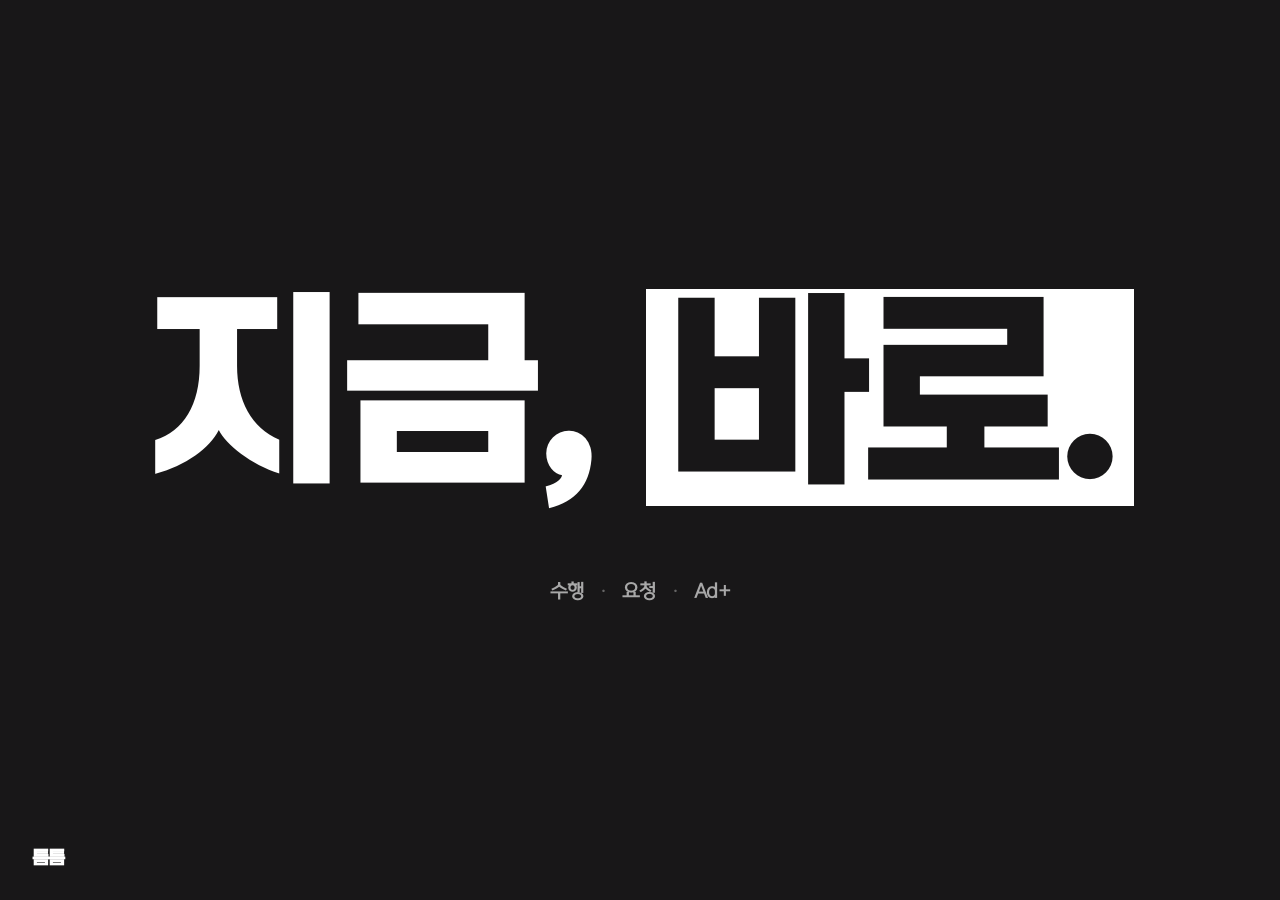
<file: index.html>
<!doctype html>
<html lang="ko">
<head>
  <meta charset="UTF-8" />
  <meta name="viewport" content="width=device-width, initial-scale=1.0" />
  <meta name="description" content="지금, 바로." />
  <title>지금, 바로 - 틈틈</title>
  <link rel="icon" href="./favicon.png" />
  <link rel="stylesheet" href="./styles.css" />
  <script async src="https://www.googletagmanager.com/gtag/js?id=G-MQ6H1KRG6H"></script>
  <script>
    window.dataLayer = window.dataLayer || [];
    function gtag(){dataLayer.push(arguments);}
    gtag('js', new Date());
    gtag('config', 'G-MQ6H1KRG6H');
  </script>
</head>
<body class="entry-page">
  <main class="entry-main" aria-labelledby="entry-title">
    <section class="entry-hero">
      <h1 id="entry-title"><span class="entry-title-copy">지금, <mark>바로.</mark></span></h1>
      <nav class="entry-links" aria-label="서비스 선택">
        <a href="./agent.html">수행</a>
        <span class="entry-separator" aria-hidden="true">·</span>
        <a href="./request.html">요청</a>
        <span class="entry-separator" aria-hidden="true">·</span>
        <a href="./ad.html">Ad+</a>
      </nav>
    </section>
    <a class="entry-brand" href="./agent.html" aria-label="수행 페이지로 이동">틈틈</a>
  </main>
</body>
</html>
</file>
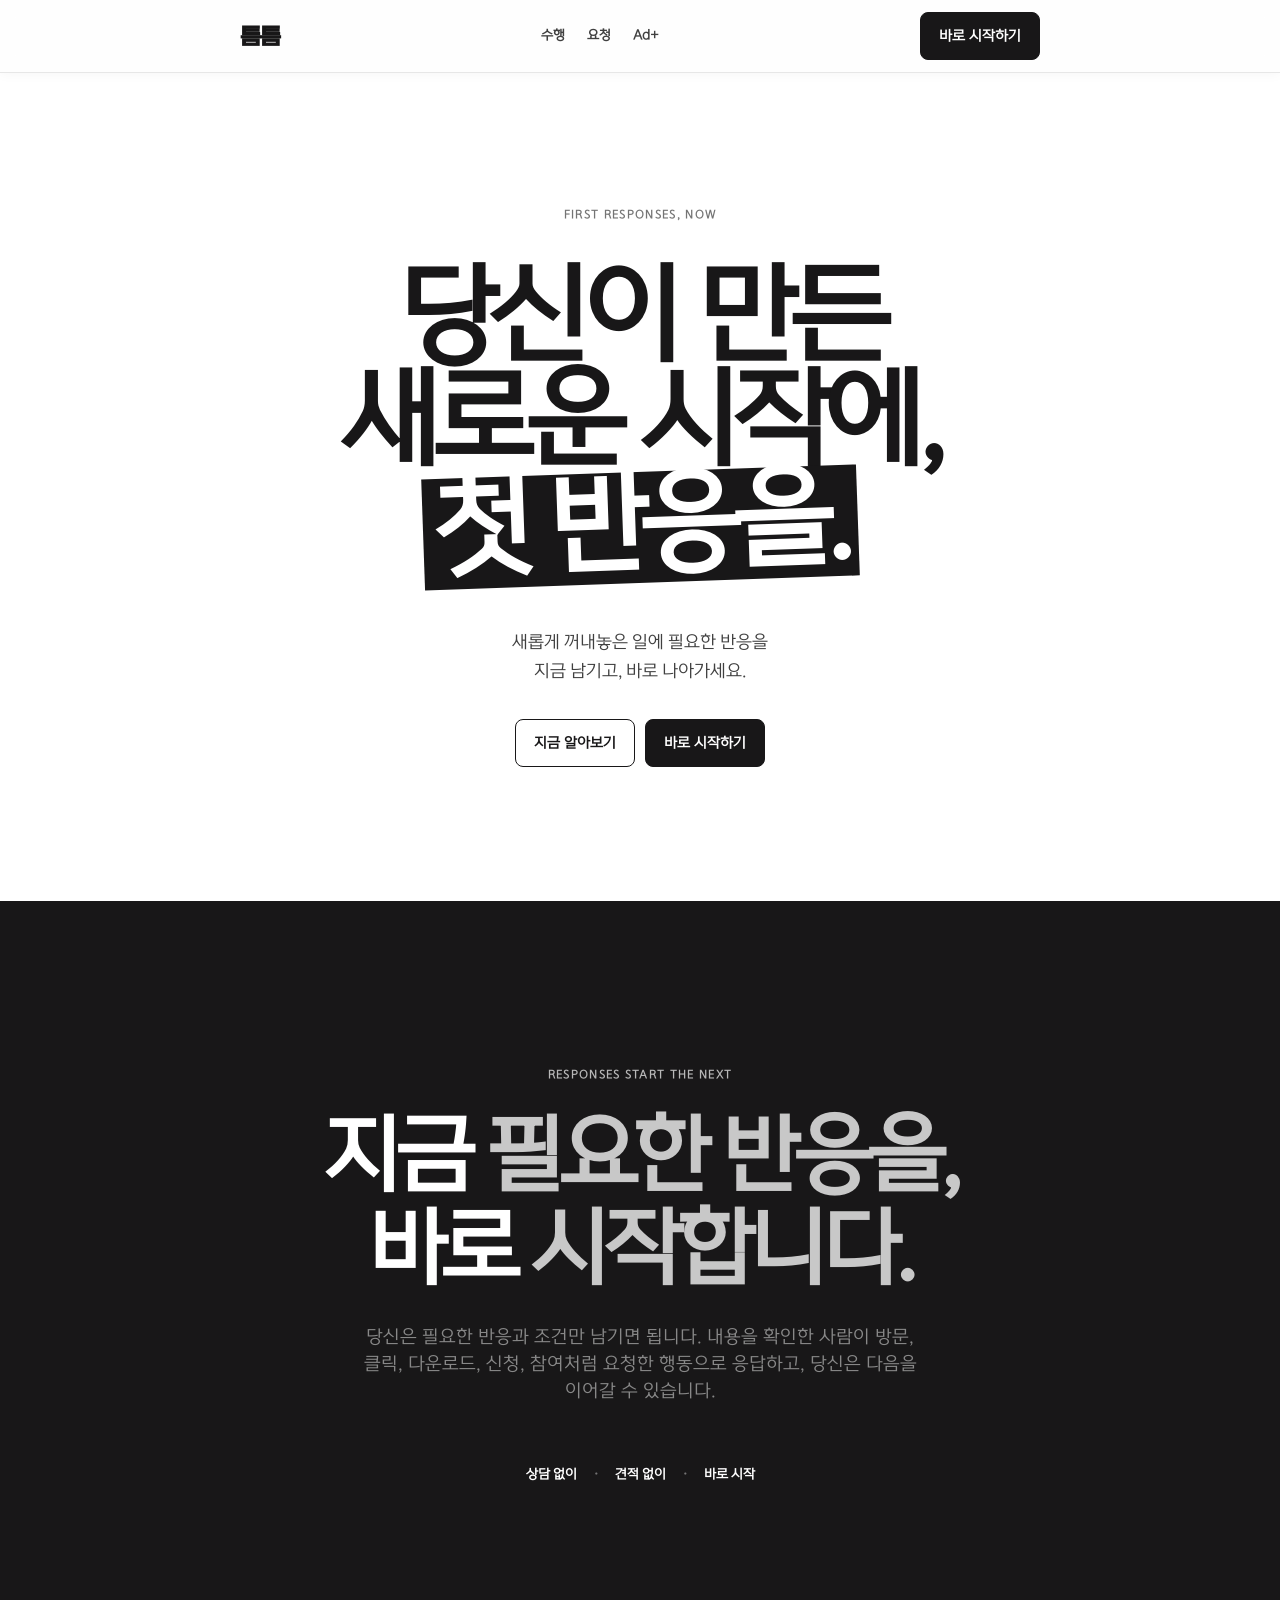
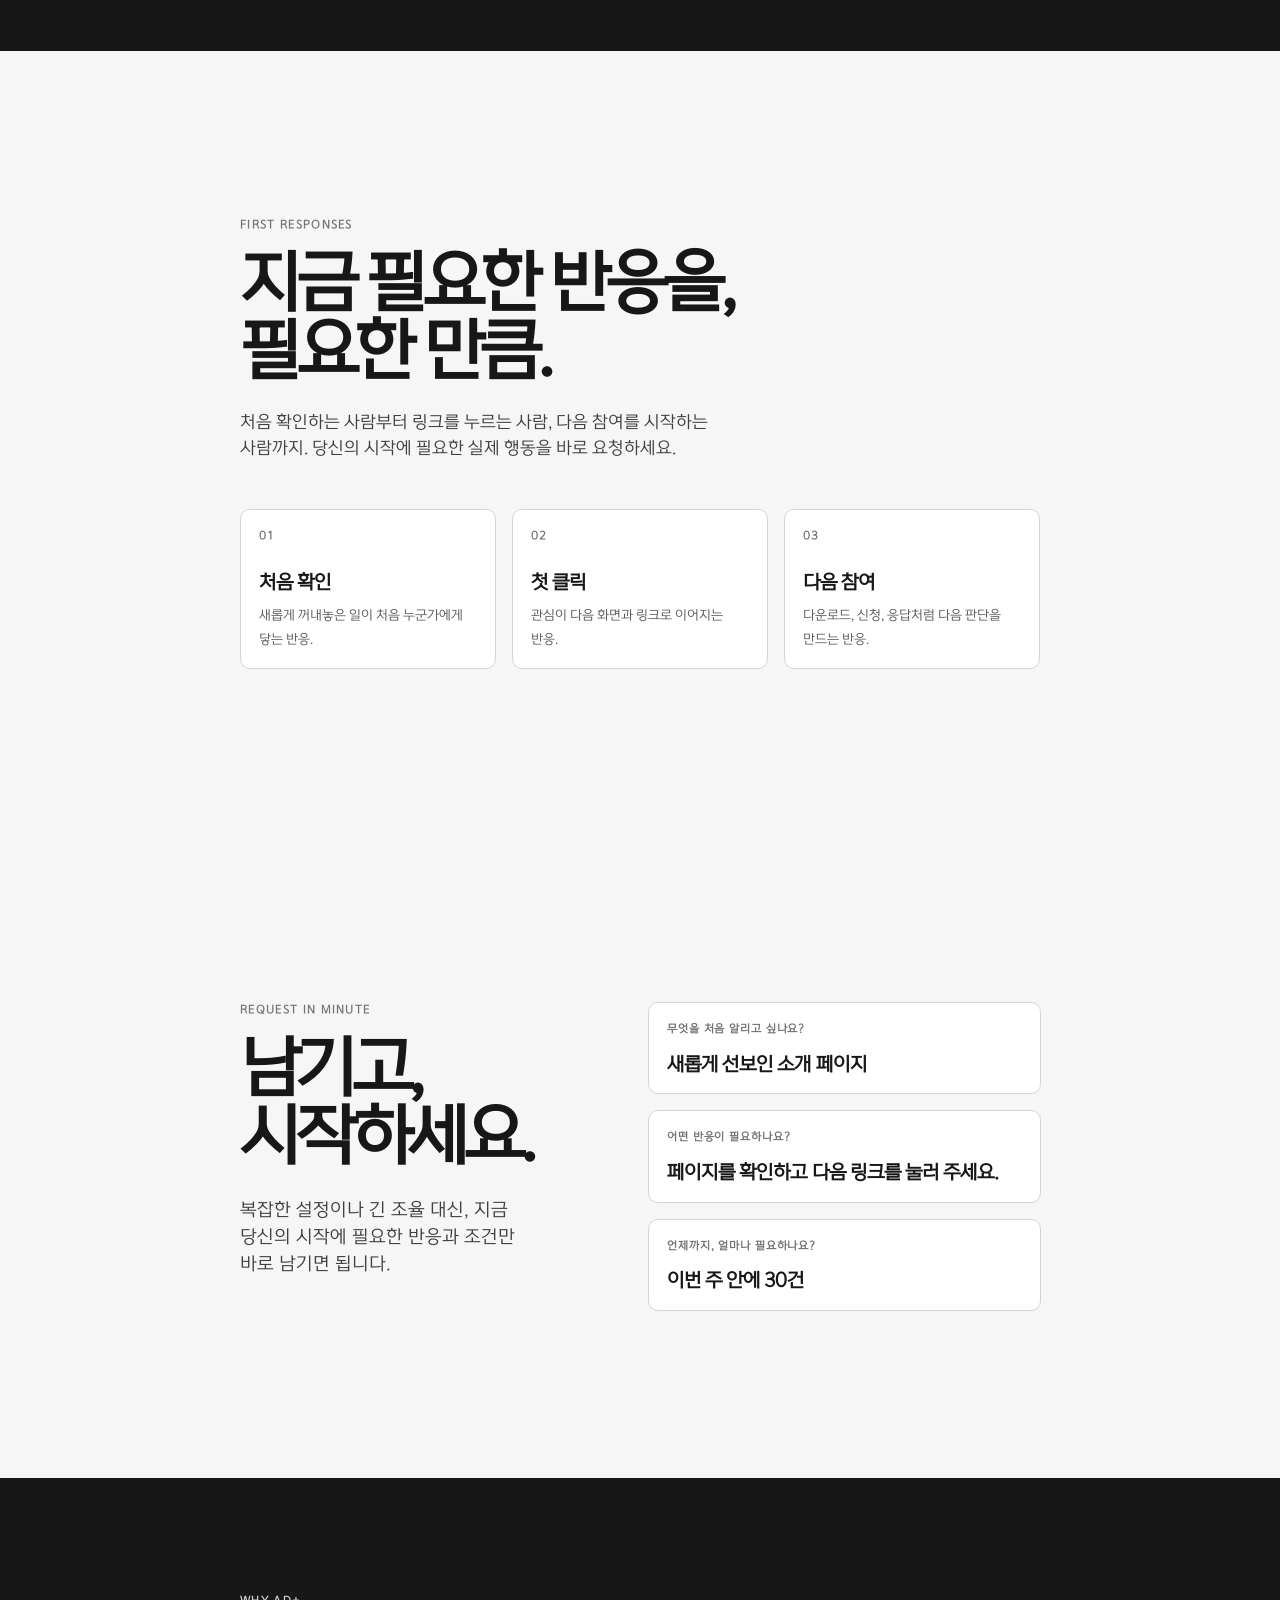
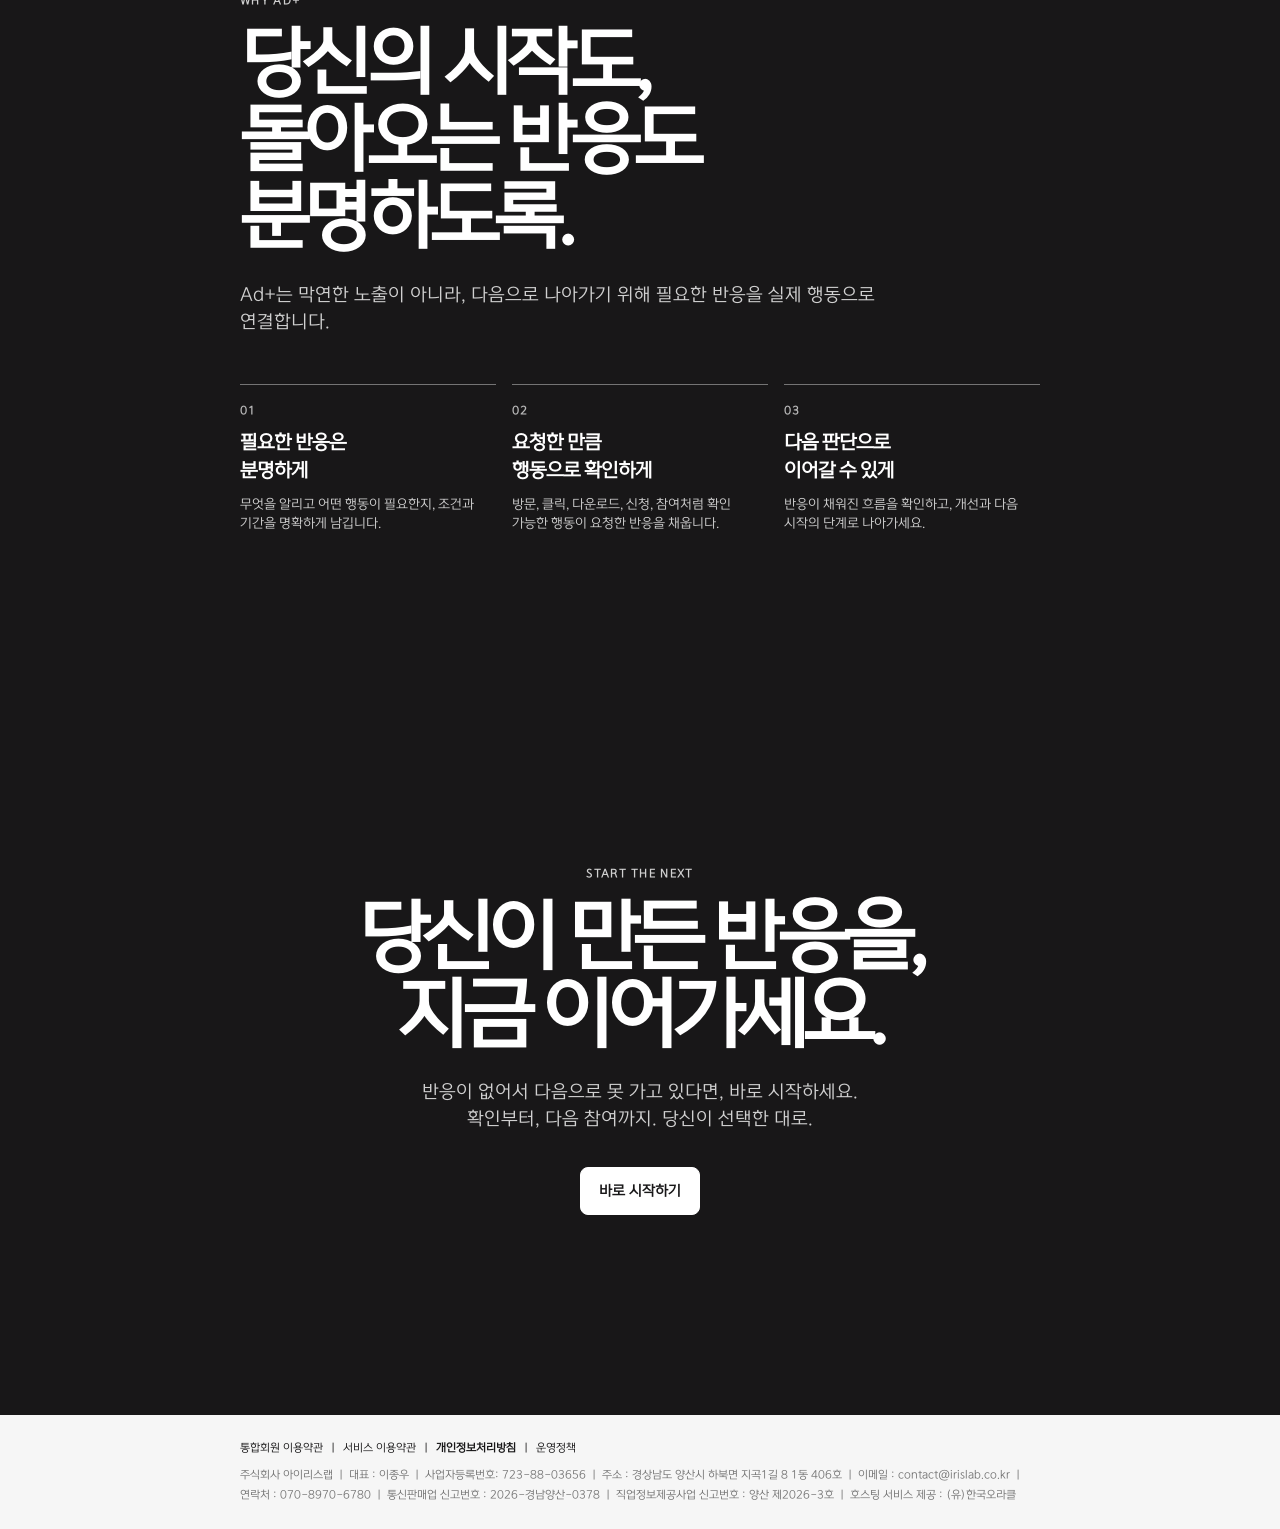
<file: ad.html>
<!doctype html>
<html lang="ko">
<head>
  <meta charset="UTF-8" />
  <meta name="viewport" content="width=device-width, initial-scale=1.0" />
  <meta name="description" content="새로운 시작에 필요한 첫 반응을 실제 참여로 연결하는 틈틈 Ad+" />
  <title>Ad+ - 틈틈</title>
  <link rel="icon" href="./favicon.png" />
  <link rel="stylesheet" href="./styles.css" />
  <script async src="https://www.googletagmanager.com/gtag/js?id=G-MQ6H1KRG6H"></script>
  <script>
    window.dataLayer = window.dataLayer || [];
    function gtag(){dataLayer.push(arguments);}
    gtag('js', new Date());
    gtag('config', 'G-MQ6H1KRG6H');
  </script>
</head>
<body class="home-page ad-page">
  <div data-site-header data-cta-label="바로 시작하기" data-cta-type="start"></div>

  <main id="top">
    <section class="hero" aria-labelledby="hero-title">
      <div class="hero-grid">
        <div class="hero-copy">
          <p class="eyebrow">First responses, now</p>
          <h1 id="hero-title"><span>당신이 만든</span><span>새로운 시작에,</span><span><mark>첫 반응을.</mark></span></h1>
          <p class="lead">새롭게 꺼내놓은 일에 필요한 반응을 <br/>지금 남기고, 바로 나아가세요.</p>
          <div class="button-row"><a class="button" href="#intro">지금 알아보기</a><a class="button primary" data-cta-link="start.hero" href="#">바로 시작하기</a></div>
        </div>
      </div>
    </section>

    <section class="section statement" id="intro">
      <div class="container">
        <p class="section-label">Responses start the next</p>
        <h2><mark class="statement-heading-emphasis">지금</mark> 필요한 반응을,<br /><mark class="statement-heading-emphasis">바로</mark> 시작합니다.</h2>
        <p>당신은 필요한 반응과 조건만 남기면 됩니다. 내용을 확인한 사람이 방문, 클릭, 다운로드, 신청, 참여처럼 요청한 행동으로 응답하고, 당신은 다음을 이어갈 수 있습니다.</p>
        <div class="micro-promises"><span>상담 없이</span><span>견적 없이</span><span>바로 시작</span></div>
      </div>
    </section>

    <section class="section" id="responses">
      <div class="container service-catalog">
        <p class="section-label">First responses</p><h2>지금 필요한 반응을,<br />필요한 만큼.</h2><p>처음 확인하는 사람부터 링크를 누르는 사람, 다음 참여를 시작하는 사람까지. 당신의 시작에 필요한 실제 행동을 바로 요청하세요.</p><div class="examples"><article class="example content-card"><p class="number">01</p><strong>처음 확인</strong><span>새롭게 꺼내놓은 일이 처음 누군가에게 닿는 반응.</span></article><article class="example content-card"><p class="number">02</p><strong>첫 클릭</strong><span>관심이 다음 화면과 링크로 이어지는 반응.</span></article><article class="example content-card"><p class="number">03</p><strong>다음 참여</strong><span>다운로드, 신청, 응답처럼 다음 판단을 만드는 반응.</span></article></div>
      </div>
    </section>

    <section class="section" id="how">
      <div class="container flow-layout">
        <div class="flow-intro"><p class="section-label">Request in minute</p><h2>남기고, <br/>시작하세요.</h2><p class="section-description">복잡한 설정이나 긴 조율 대신, 지금 당신의 시작에 필요한 반응과 조건만 바로 남기면 됩니다.</p></div>
        <div class="request-cards">
          <article class="request-card content-card"><div class="request-card-heading"><span>무엇을 처음 알리고 싶나요?</span></div><strong>새롭게 선보인 소개 페이지</strong></article>
          <article class="request-card content-card"><div class="request-card-heading"><span>어떤 반응이 필요하나요?</span></div><strong>페이지를 확인하고 다음 링크를 눌러 주세요.</strong></article>
          <article class="request-card content-card"><div class="request-card-heading"><span>언제까지, 얼마나 필요하나요?</span></div><strong>이번 주 안에 30건</strong></article>
        </div>
      </div>
    </section>

    <section class="section why" id="why">
      <div class="container"><p class="section-label">Why Ad+</p><h2 class="section-title">당신의 시작도,<br />돌아오는 반응도<br />분명하도록.</h2><p class="section-description">Ad+는 막연한 노출이 아니라, 다음으로 나아가기 위해 필요한 반응을 실제 행동으로 연결합니다.</p><ul class="principles"><li><strong>필요한 반응은<br />분명하게</strong><span>무엇을 알리고 어떤 행동이 필요한지, 조건과 기간을 명확하게 남깁니다.</span></li><li><strong>요청한 만큼<br />행동으로 확인하게</strong><span>방문, 클릭, 다운로드, 신청, 참여처럼 확인 가능한 행동이 요청한 반응을 채웁니다.</span></li><li><strong>다음 판단으로<br />이어갈 수 있게</strong><span>반응이 채워진 흐름을 확인하고, 개선과 다음 시작의 단계로 나아가세요.</span></li></ul></div>
    </section>


    <section class="section cta" id="start"><div class="container"><p class="section-label">Start the next</p><h2>당신이 만든 반응을,<br />지금 이어가세요.</h2><p class="section-description">반응이 없어서 다음으로 못 가고 있다면, 바로 시작하세요. <br/>확인부터, 다음 참여까지. 당신이 선택한 대로.</p><div class="button-row"><a class="button primary" data-cta-link="start.footer" href="#">바로 시작하기</a></div></div></section>
  </main>
  <div data-site-footer></div>
  <script src="./scripts.js"></script>
</body>
</html>
</file>
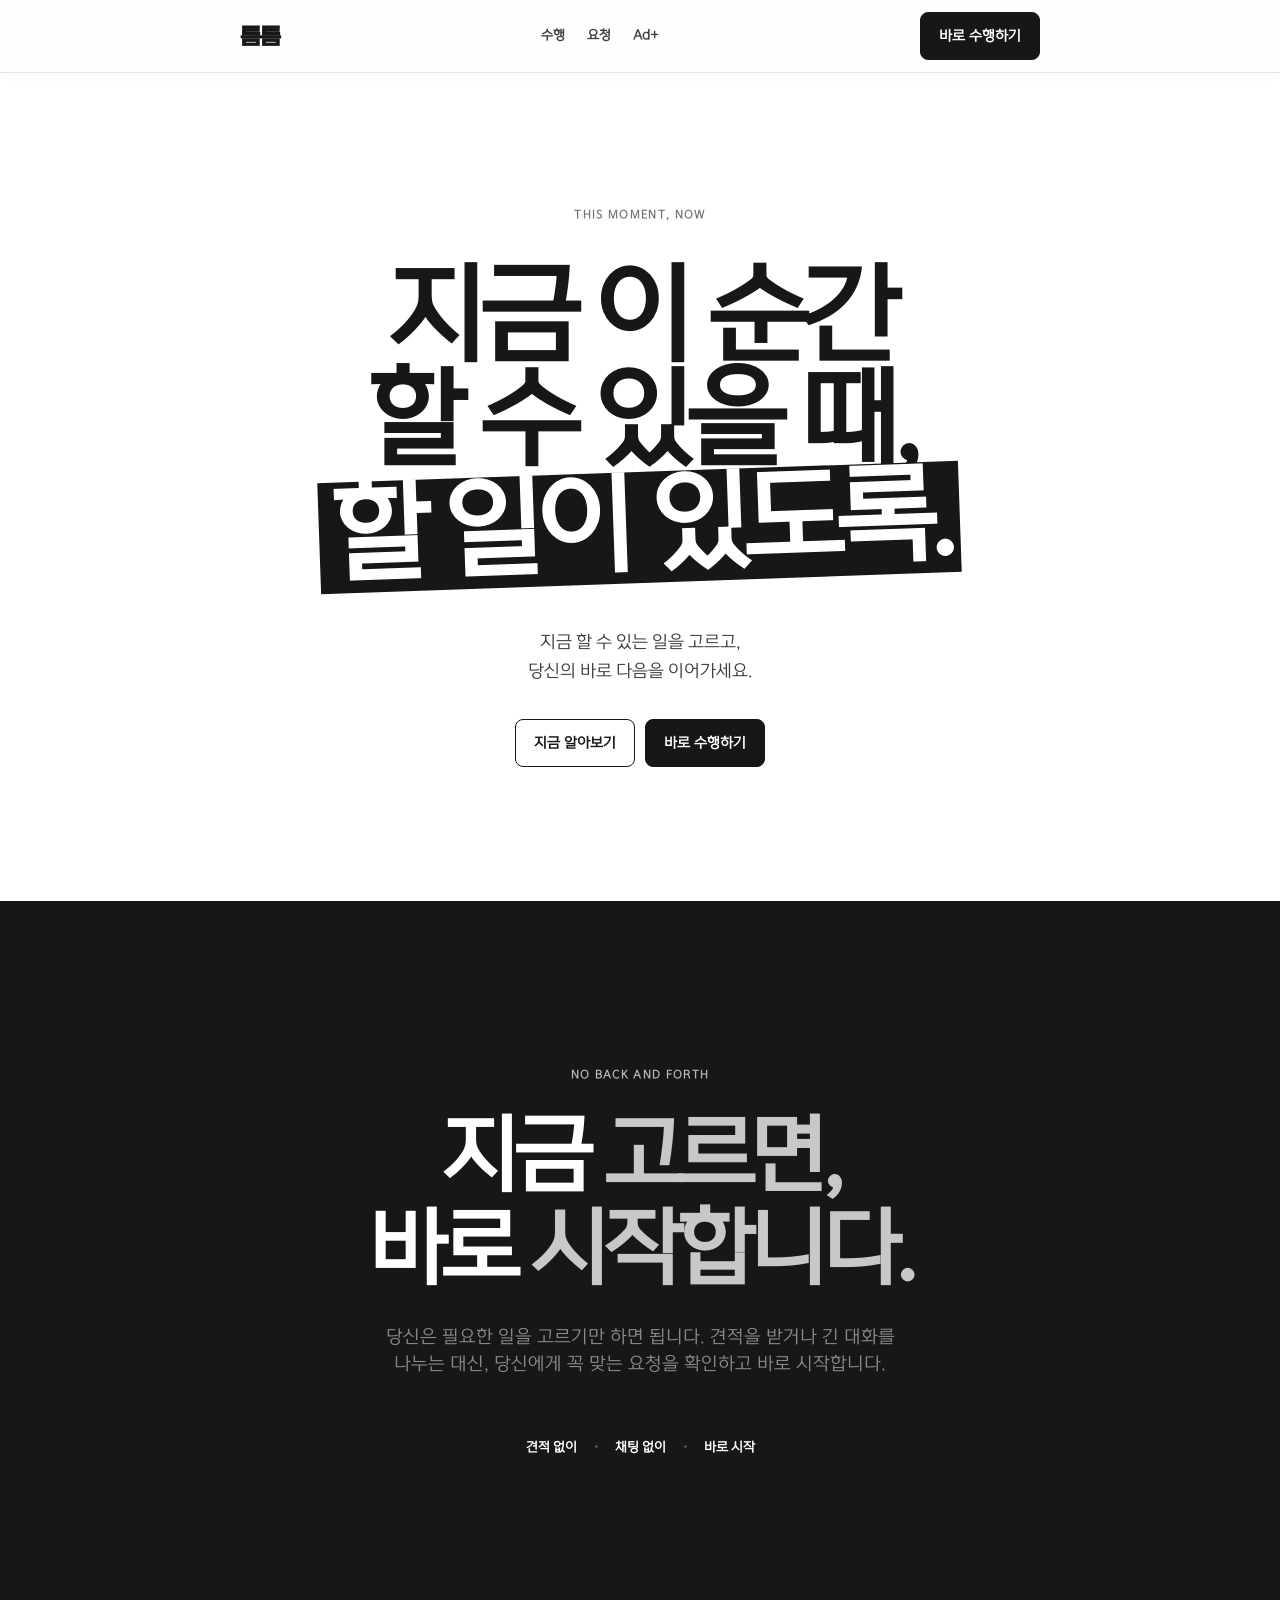
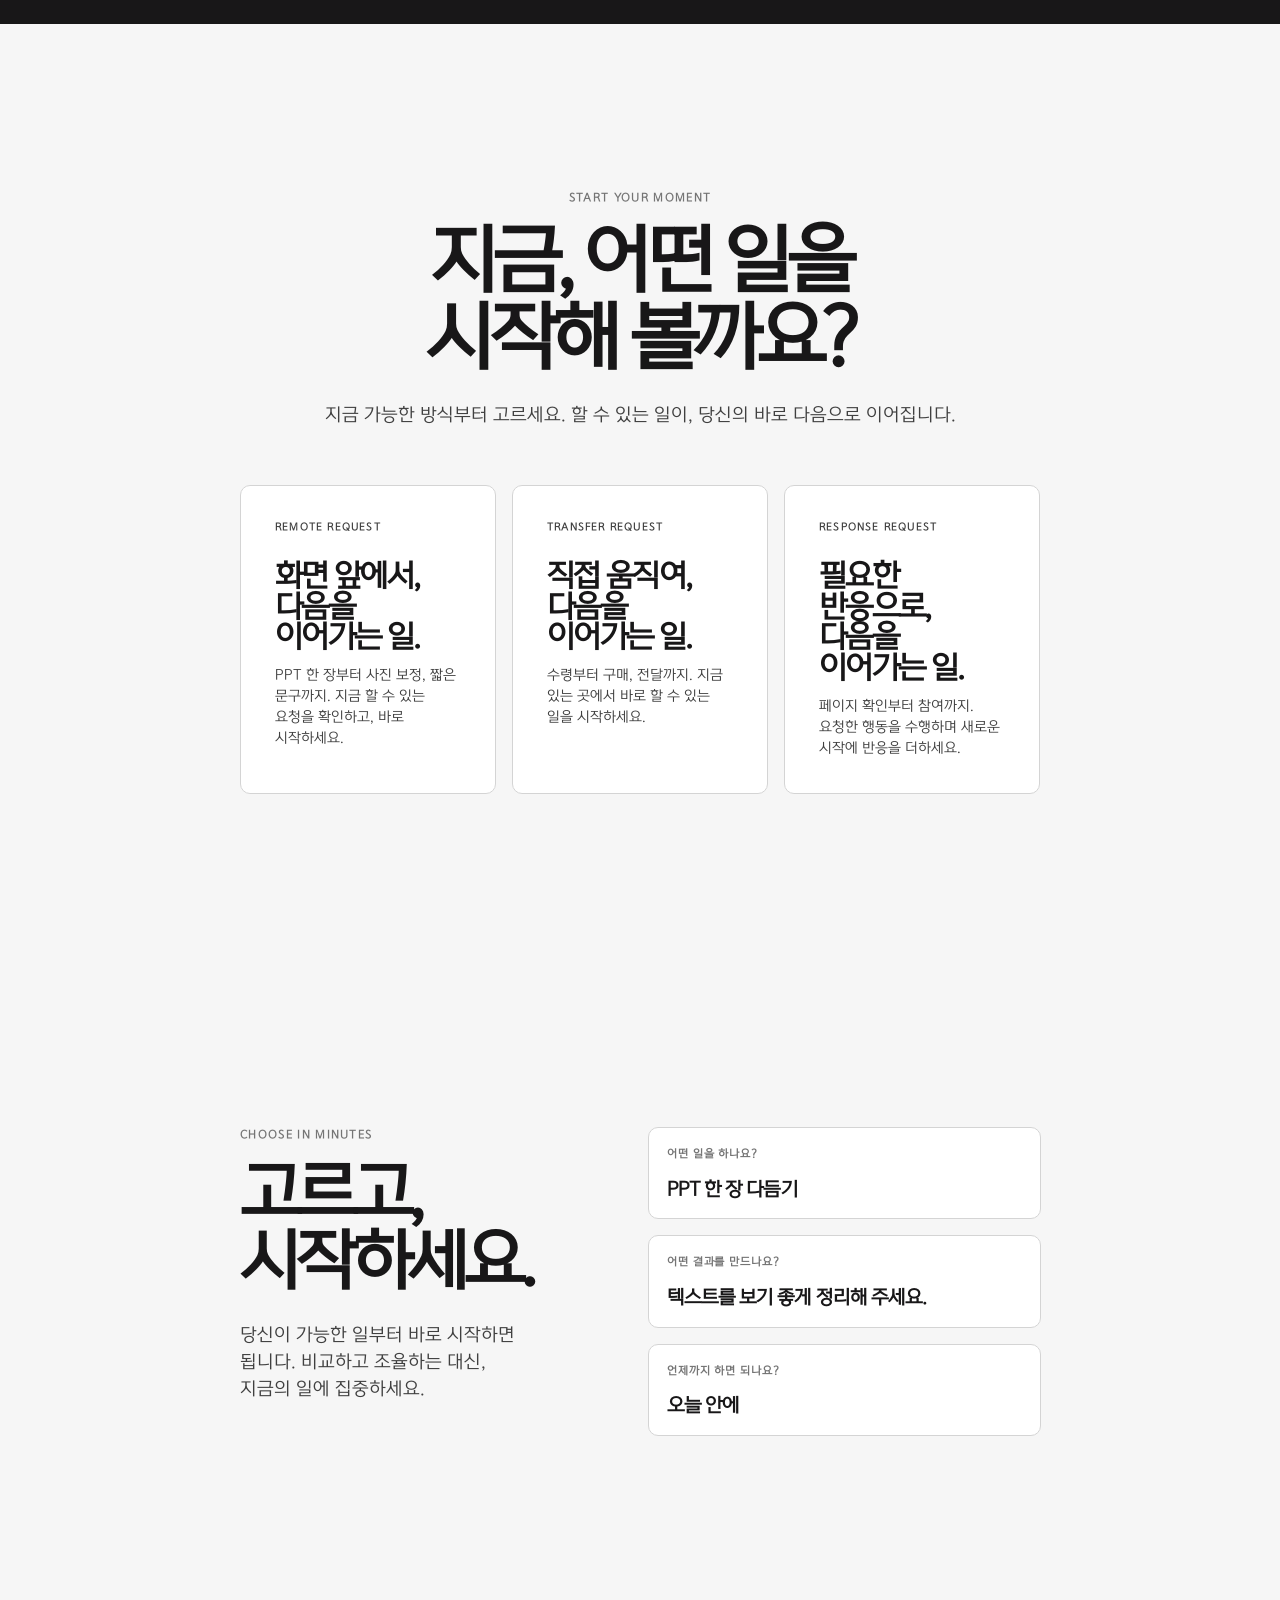
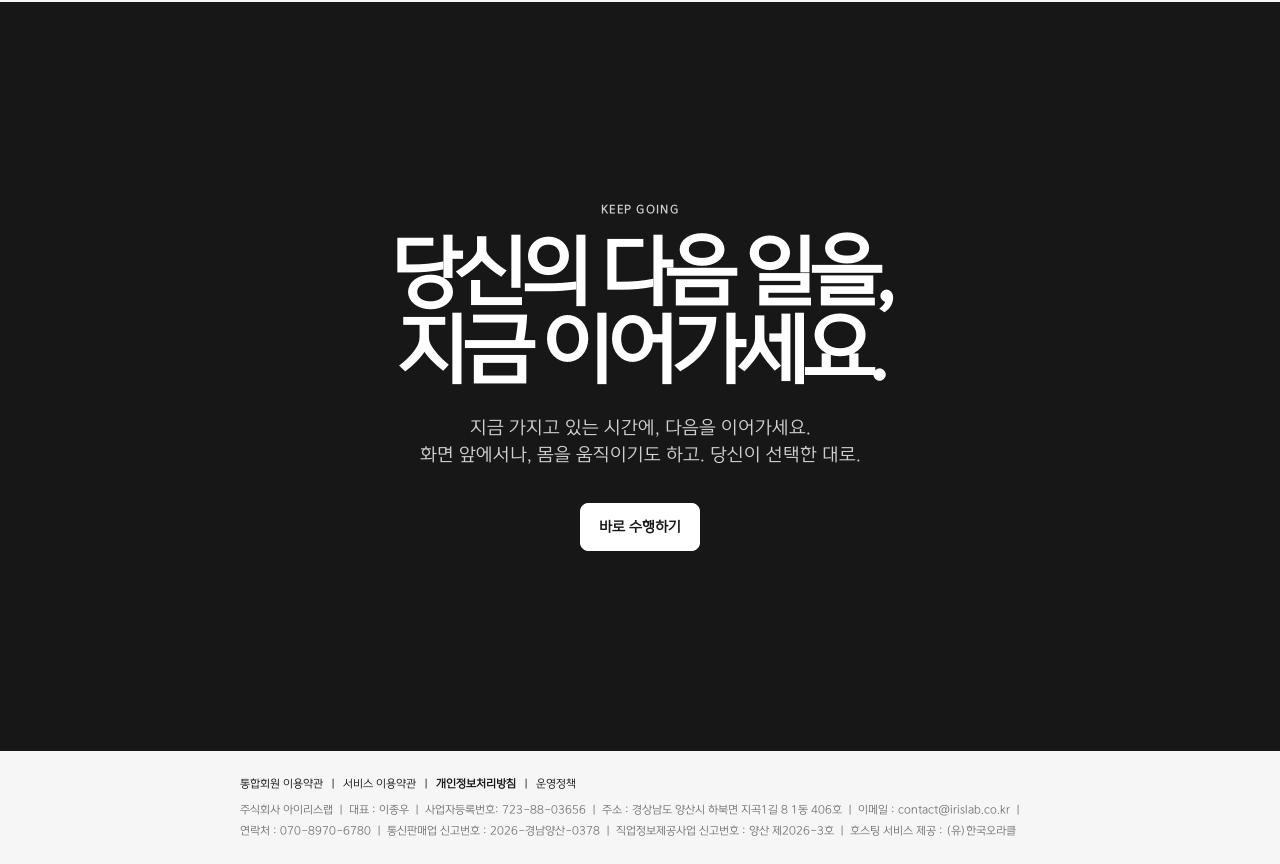
<file: agent.html>
<!doctype html>
<html lang="ko">
<head>
  <meta charset="UTF-8" />
  <meta name="viewport" content="width=device-width, initial-scale=1.0" />
  <meta name="description" content="지금, 바로." />
  <title>수행 - 틈틈</title>
  <link rel="icon" href="./favicon.png" />
  <link rel="stylesheet" href="./styles.css" />
  <script async src="https://www.googletagmanager.com/gtag/js?id=G-MQ6H1KRG6H"></script>
  <script>
    window.dataLayer = window.dataLayer || [];
    function gtag(){dataLayer.push(arguments);}
    gtag('js', new Date());
    gtag('config', 'G-MQ6H1KRG6H');
  </script>
</head>
<body class="home-page performer-page">
  <div data-site-header data-cta-label="바로 수행하기" data-cta-type="perform"></div>

  <main id="top">
    <section class="hero" aria-labelledby="hero-title">
      <div class="hero-grid">
        <div class="hero-copy">
          <p class="eyebrow">This moment, now</p>
          <h1 id="hero-title"><span>지금 이 순간</span><span>할 수 있을 때,</span><span><mark>할 일이 있도록.</mark></span></h1>
          <p class="lead">지금 할 수 있는 일을 고르고,<br />당신의 바로 다음을 이어가세요.</p>
          <div class="button-row"><a class="button" href="#intro">지금 알아보기</a><a class="button primary" data-cta-link="perform.hero" href="#">바로 수행하기</a></div>
        </div>
      </div>
    </section>

    <section class="section statement" id="intro">
      <div class="container">
        <p class="section-label">No back and forth</p>
        <h2><mark class="statement-heading-emphasis">지금</mark> 고르면,<br /><mark class="statement-heading-emphasis">바로</mark> 시작합니다.</h2>
        <p>당신은 필요한 일을 고르기만 하면 됩니다. 견적을 받거나 긴 대화를 나누는 대신, 당신에게 꼭 맞는 요청을 확인하고 바로 시작합니다.</p>
        <div class="micro-promises"><span>견적 없이</span><span>채팅 없이</span><span>바로 시작</span></div>
      </div>
    </section>

    <section class="section" id="situations">
      <div class="container">
        <p class="section-label">Start your moment</p>
        <h2 class="section-title">지금, 어떤 일을<br />시작해 볼까요?</h2>
        <p class="section-description">지금 가능한 방식부터 고르세요. 할 수 있는 일이, 당신의 바로 다음으로 이어집니다.</p>
        <div class="situation-grid">
          <article class="situation">
            <div class="situation-content"><p class="section-label">Remote request</p><h3>화면 앞에서,<br />다음을 이어가는 일.</h3><p>PPT 한 장부터 사진 보정, 짧은 문구까지. 지금 할 수 있는 요청을 확인하고, 바로 시작하세요.</p></div>
          </article>
          <article class="situation">
            <div class="situation-content"><p class="section-label">Transfer request</p><h3>직접 움직여,<br />다음을 이어가는 일.</h3><p>수령부터 구매, 전달까지. 지금 있는 곳에서 바로 할 수 있는 일을 시작하세요.</p></div>
          </article>
          <article class="situation">
            <div class="situation-content"><p class="section-label">Response request</p><h3>필요한 반응으로,<br />다음을 이어가는 일.</h3><p>페이지 확인부터 참여까지. 요청한 행동을 수행하며 새로운 시작에 반응을 더하세요.</p></div>
          </article>
        </div>
      </div>
    </section>

    <section class="section" id="how">
      <div class="container flow-layout">
        <div class="flow-intro"><p class="section-label">Choose in minutes</p><h2>고르고,<br />시작하세요.</h2><p class="section-description">당신이 가능한 일부터 바로 시작하면 됩니다. 비교하고 조율하는 대신, 지금의 일에 집중하세요.</p></div>
        <div class="request-cards">
          <article class="request-card content-card"><div class="request-card-heading"><span>어떤 일을 하나요?</span></div><strong>PPT 한 장 다듬기</strong></article>
          <article class="request-card content-card"><div class="request-card-heading"><span>어떤 결과를 만드나요?</span></div><strong>텍스트를 보기 좋게 정리해 주세요.</strong></article>
          <article class="request-card content-card"><div class="request-card-heading"><span>언제까지 하면 되나요?</span></div><strong>오늘 안에</strong></article>
        </div>
      </div>
    </section>

    <!-- <section class="section why" id="why">
      <div class="container"><p class="section-label">Why tumtum</p><h2 class="section-title">당신의 시간이,<br />다음으로 이어지도록.</h2><p class="section-description">지금 가능한 일을 시작하면, 그것이 바로 당신의 다음으로 이어집니다.</p><ul class="principles"><li><strong>지금 가능한 일은<br />바로 시작하고</strong><span>멈추지 않아도 됩니다. 지금의 일은 바로 시작하세요.</span></li><li><strong>기다리는 시간은<br />줄이고</strong><span>비교하고 조율하는 대신, 지금의 요청을 바로 시작합니다.</span></li><li><strong>당신의 하루는<br />계속 이어가세요</strong><span>당신이 지금 마주한 일은, 새로운 기회로 이어집니다.</span></li></ul></div>
    </section> -->


    <section class="section cta" id="start"><div class="container"><p class="section-label">keep going</p><h2>당신의 다음 일을,<br />지금 이어가세요.</h2><p class="section-description">지금 가지고 있는 시간에, 다음을 이어가세요.<br/>화면 앞에서나, 몸을 움직이기도 하고. 당신이 선택한 대로.</p><div class="button-row"><a class="button primary" data-cta-link="perform.footer" href="#">바로 수행하기</a></div></div></section>
  </main>
  <div data-site-footer></div>
  <script src="./scripts.js"></script>
</body>
</html>
</file>
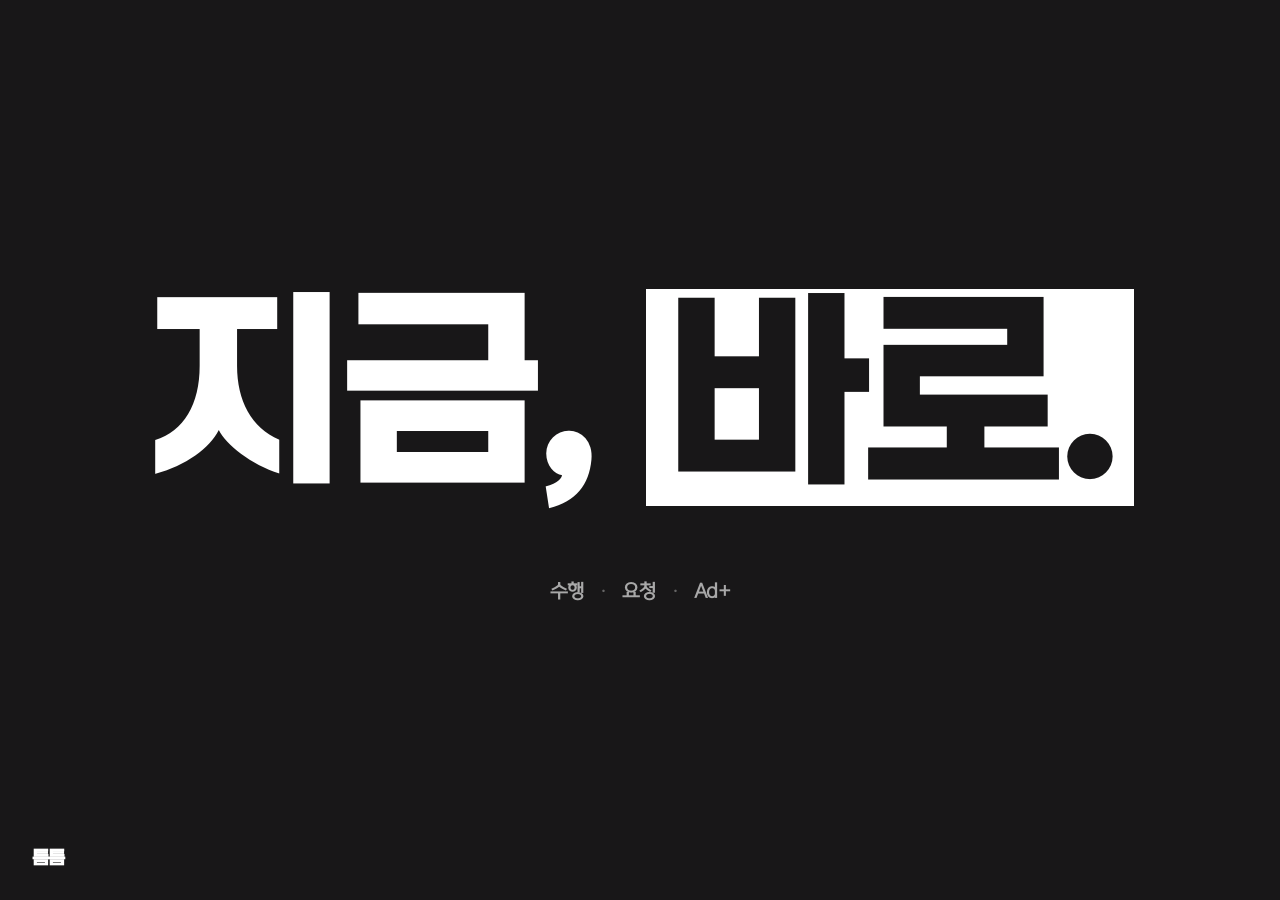
<file: landing.html>
<!doctype html>
<html lang="ko">
<head>
  <meta charset="UTF-8" />
  <meta http-equiv="refresh" content="0; url=./index.html" />
  <link rel="canonical" href="./index.html" />
  <link rel="icon" href="./favicon.png" />
  <title>지금, 바로. · 틈틈</title>
  <script async src="https://www.googletagmanager.com/gtag/js?id=G-MQ6H1KRG6H"></script>
  <script>
    window.dataLayer = window.dataLayer || [];
    function gtag(){dataLayer.push(arguments);}
    gtag('js', new Date());
    gtag('config', 'G-MQ6H1KRG6H');
  </script>
</head>
<body>
  <p><a href="./index.html">메인 랜딩으로 이동하기</a></p>
</body>
</html>
</file>
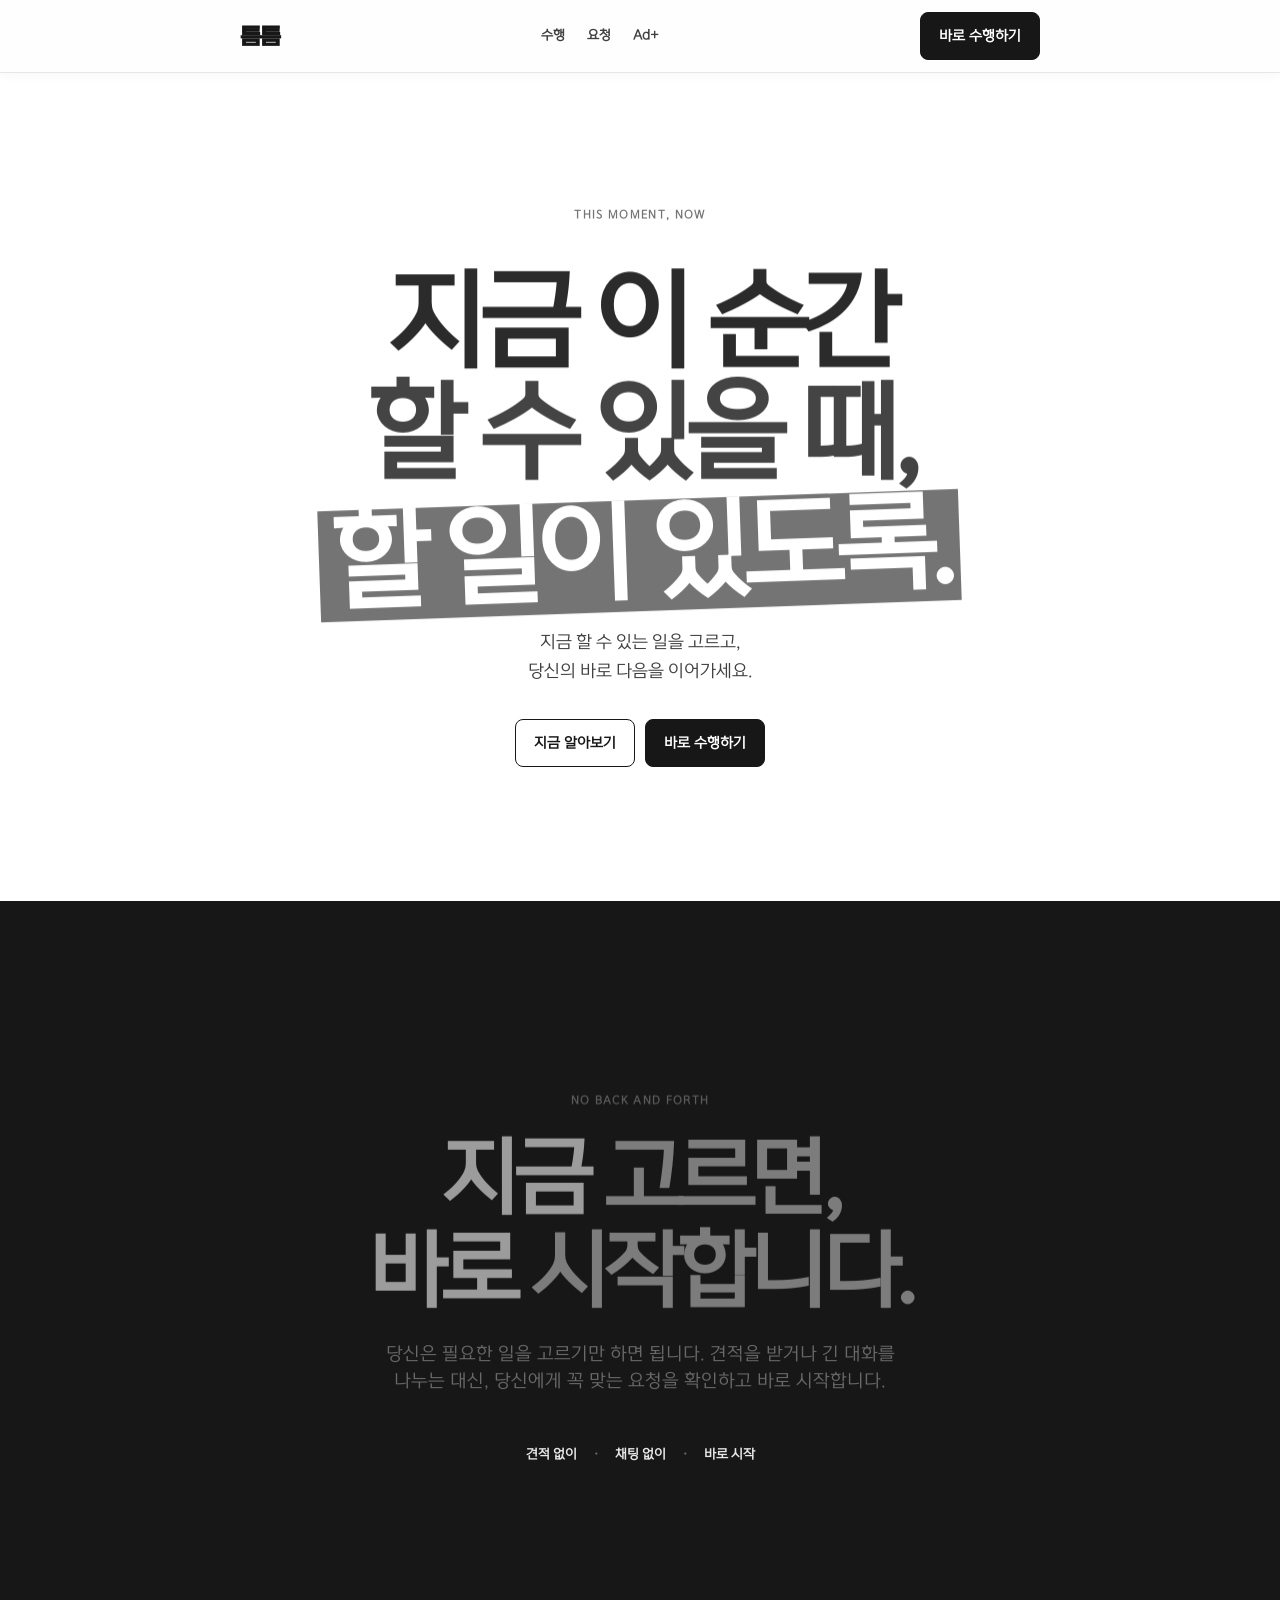
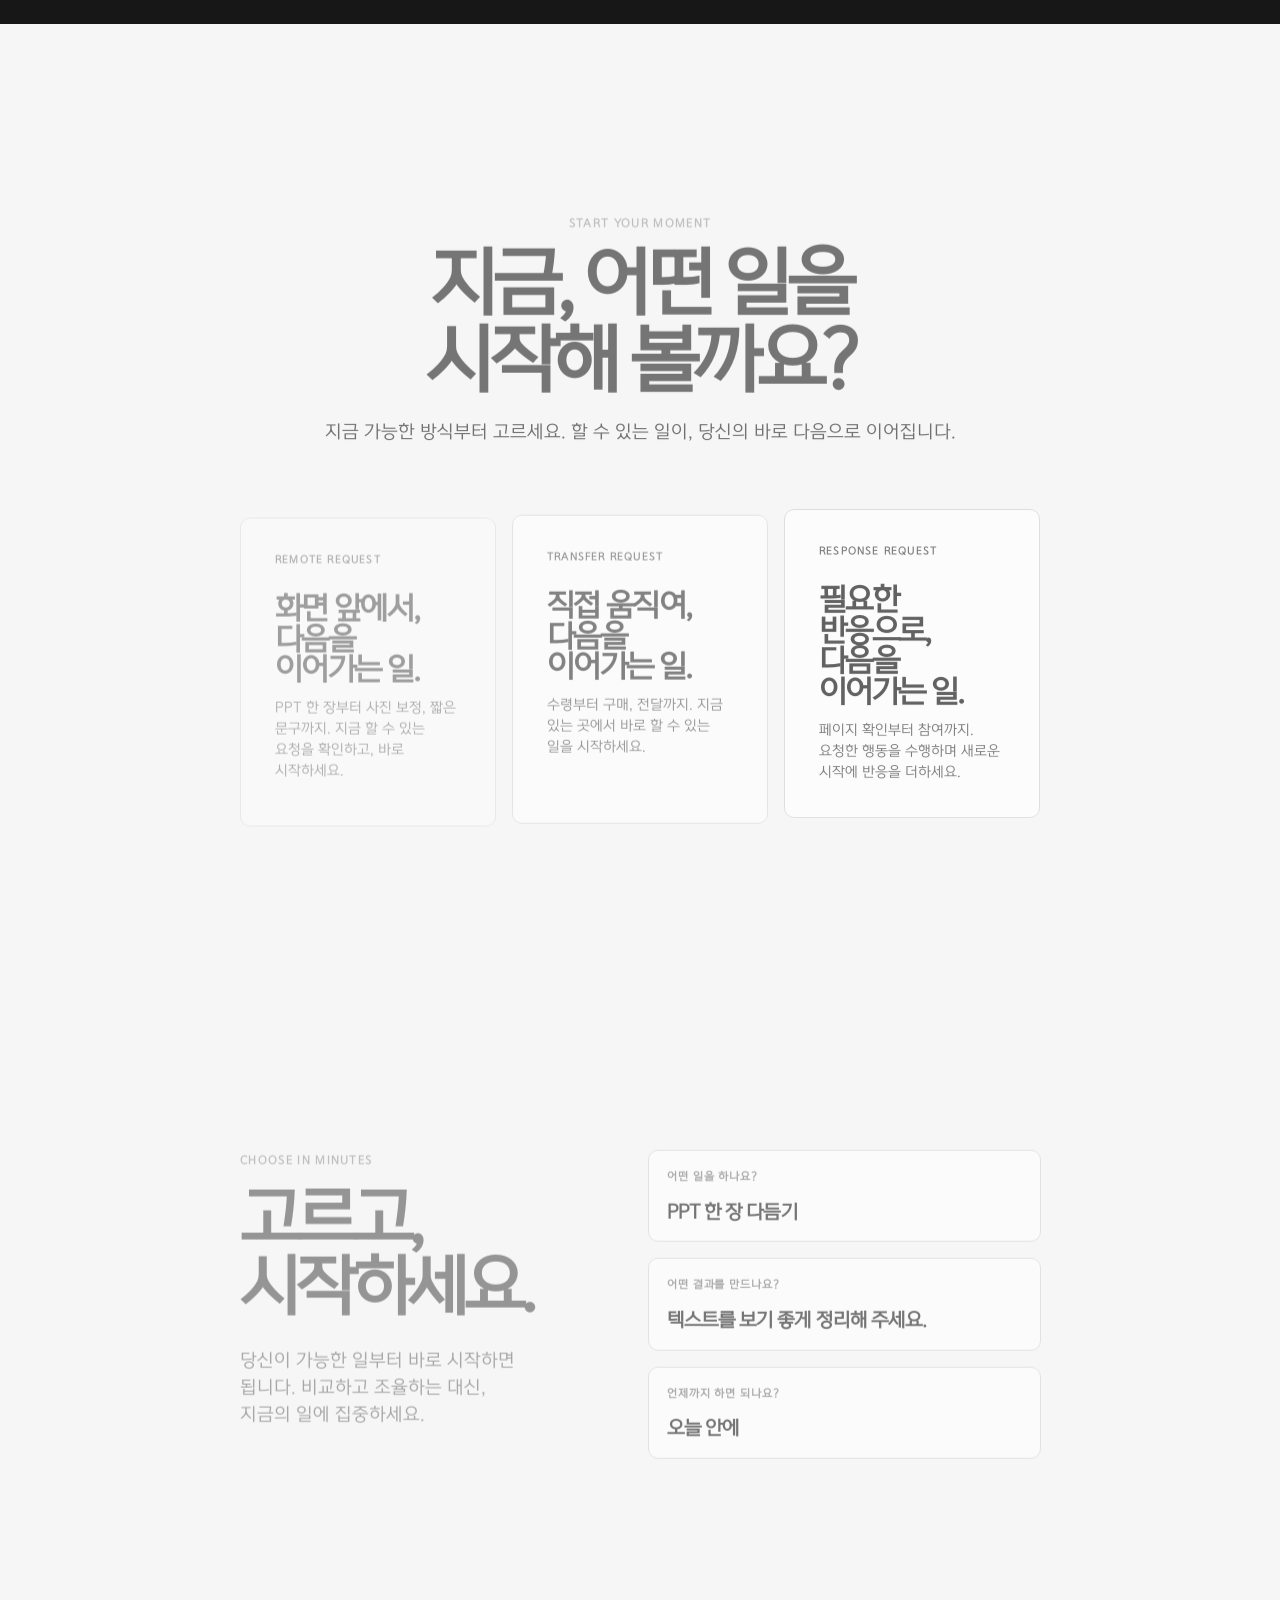
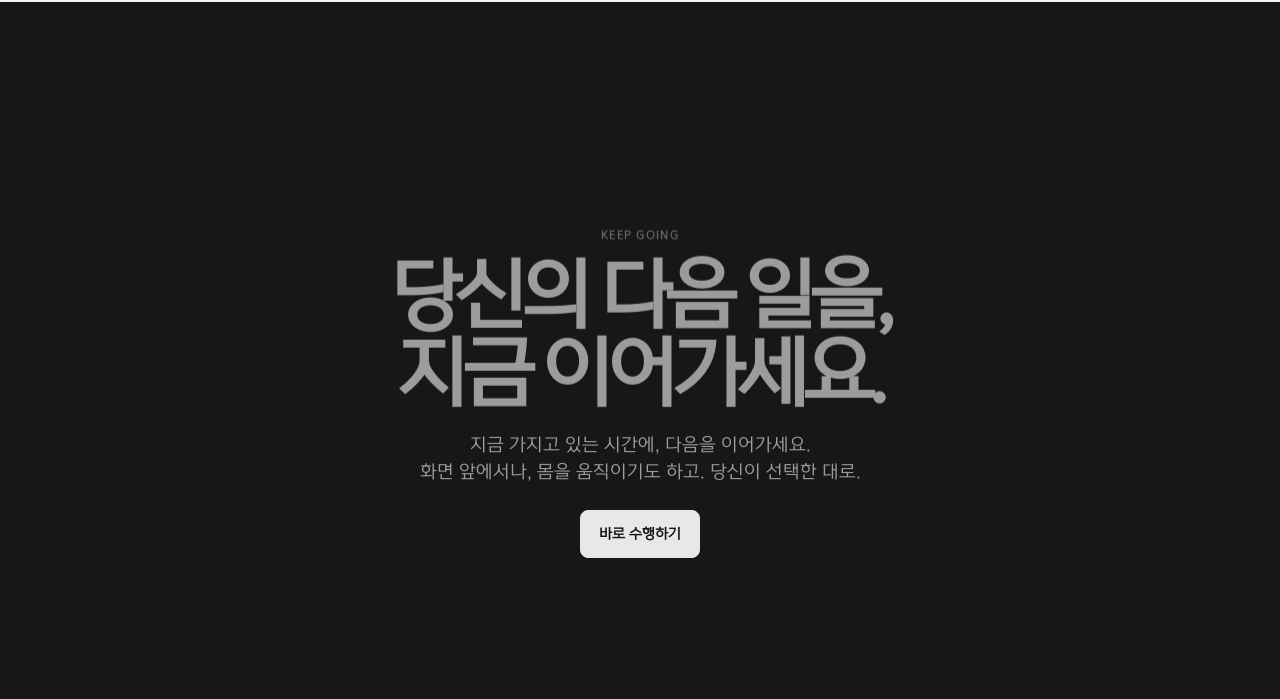
<file: performer.html>
<!doctype html>
<html lang="ko">
<head>
  <meta charset="UTF-8" />
  <meta http-equiv="refresh" content="0; url=./agent.html" />
  <link rel="canonical" href="./agent.html" />
  <link rel="icon" href="./favicon.png" />
  <title>수행 · 틈틈</title>
  <script async src="https://www.googletagmanager.com/gtag/js?id=G-MQ6H1KRG6H"></script>
  <script>
    window.dataLayer = window.dataLayer || [];
    function gtag(){dataLayer.push(arguments);}
    gtag('js', new Date());
    gtag('config', 'G-MQ6H1KRG6H');
  </script>
</head>
<body>
  <p><a href="./agent.html">수행 페이지로 이동하기</a></p>
</body>
</html>
</file>
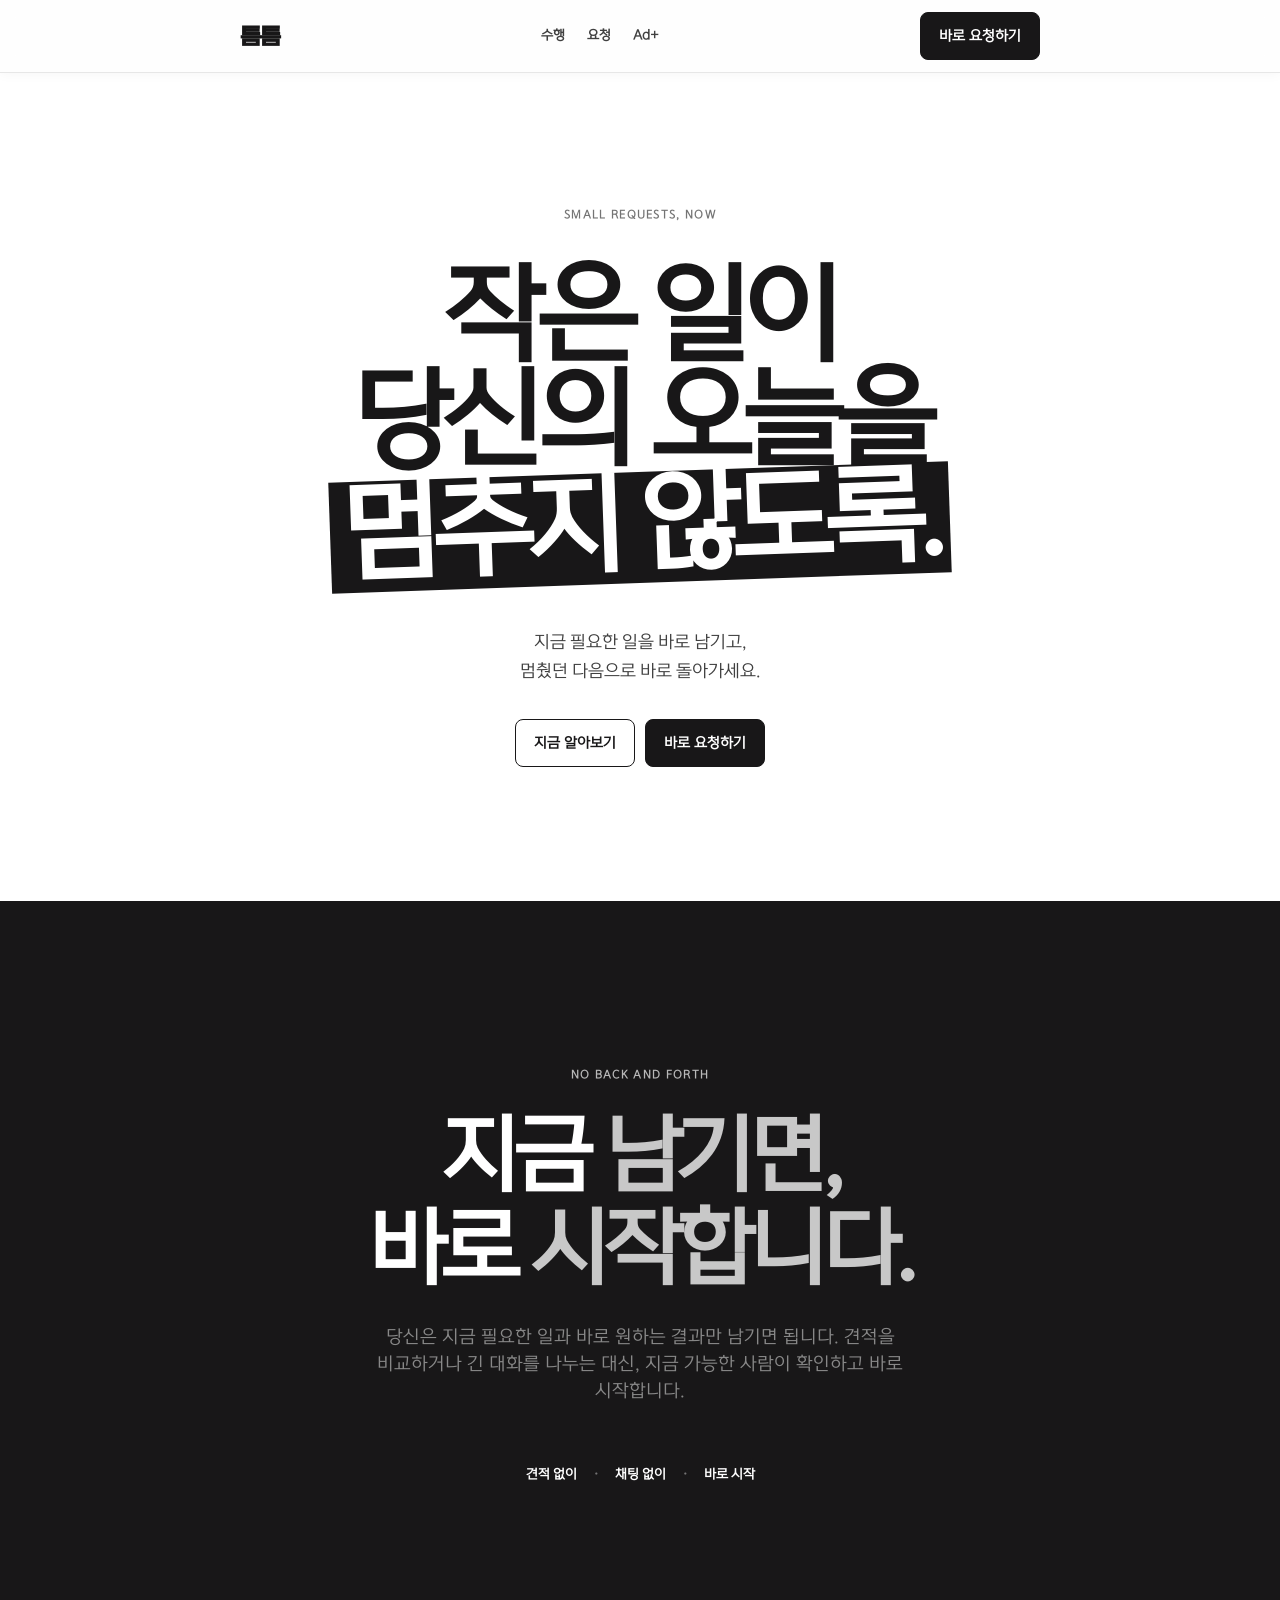
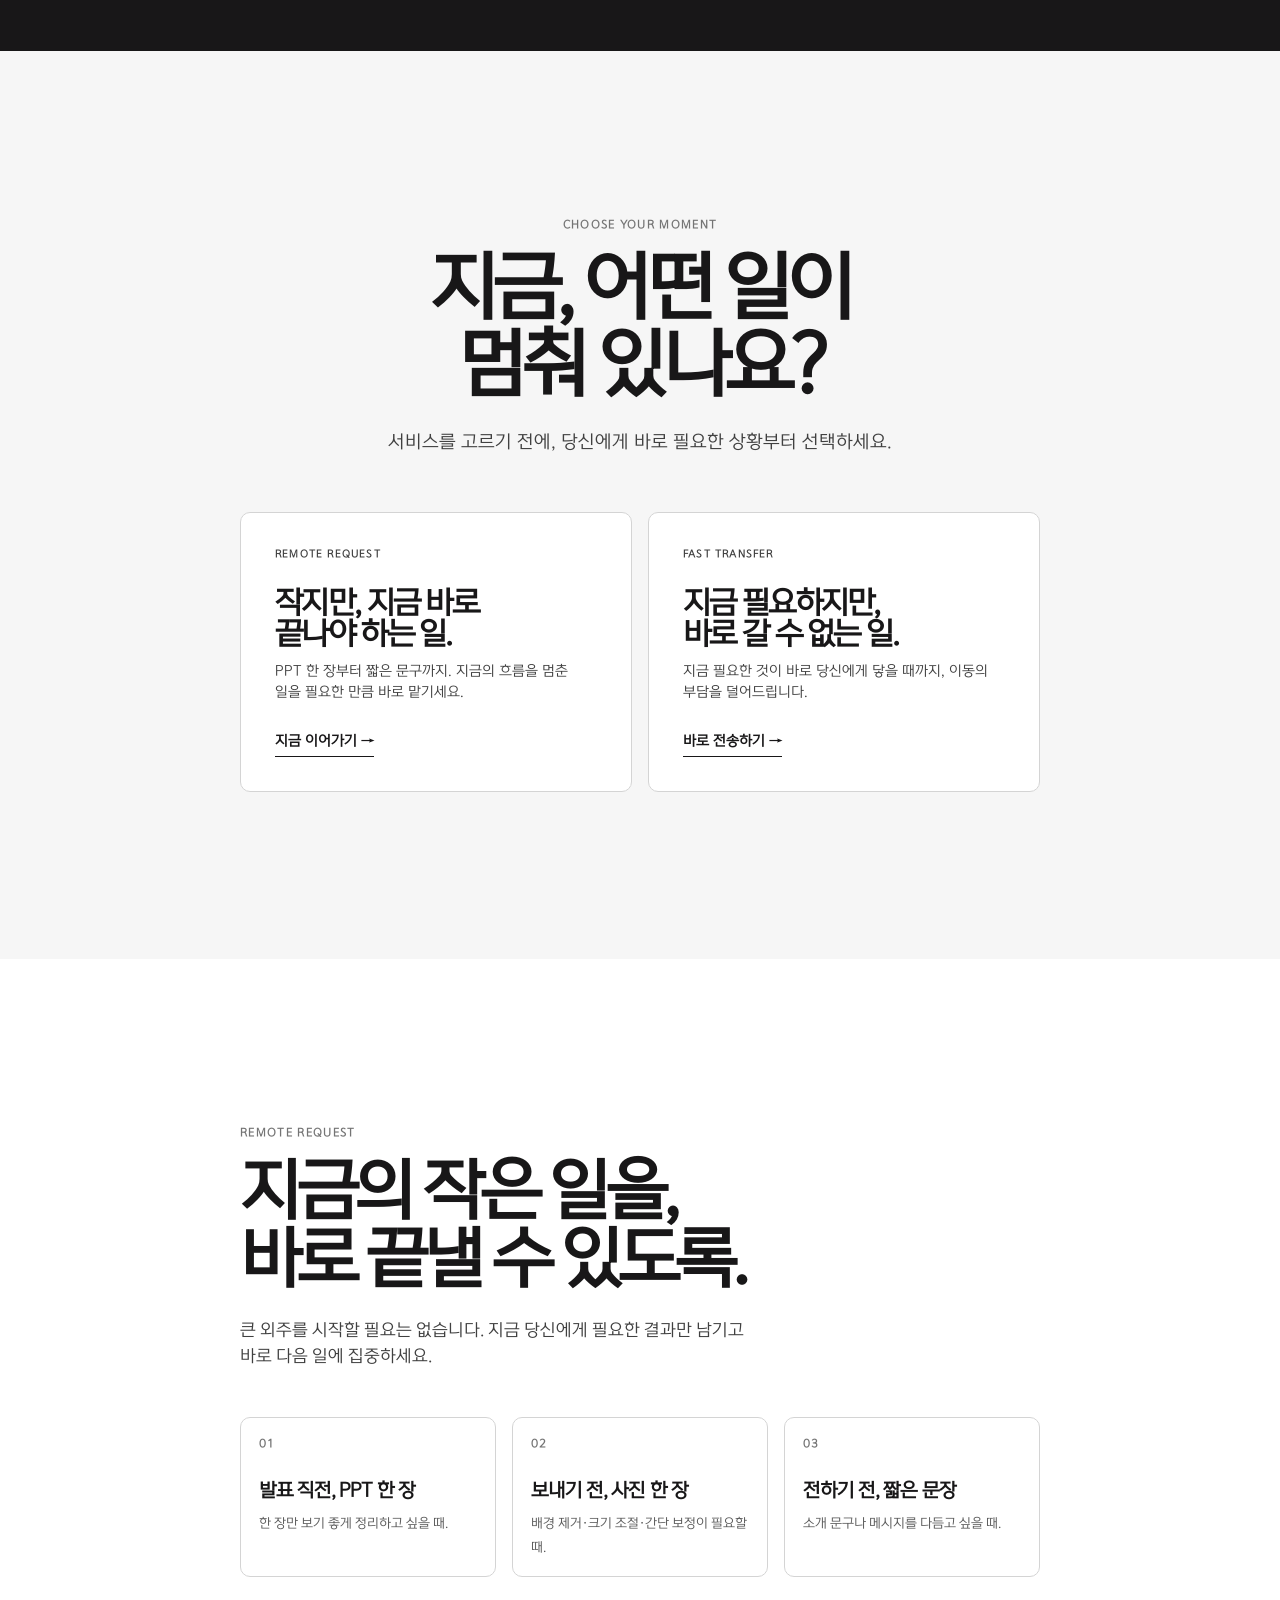
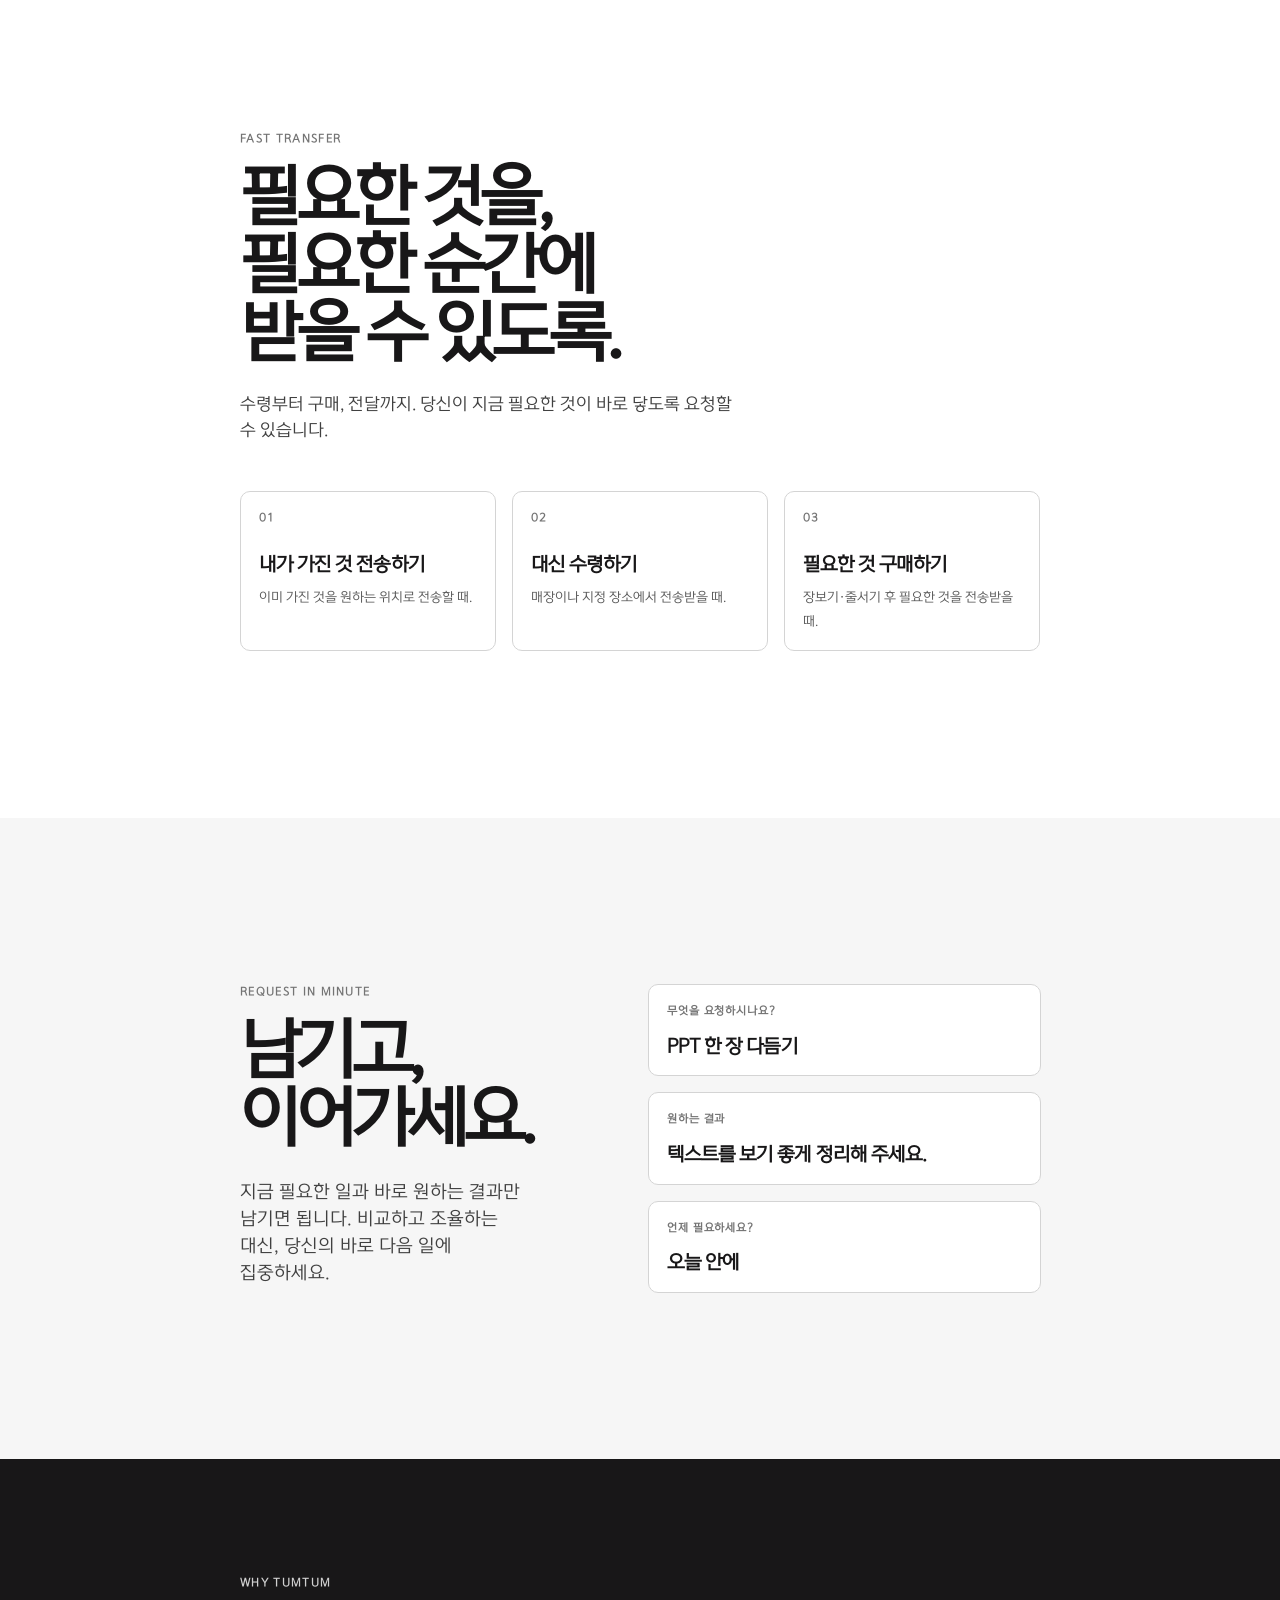
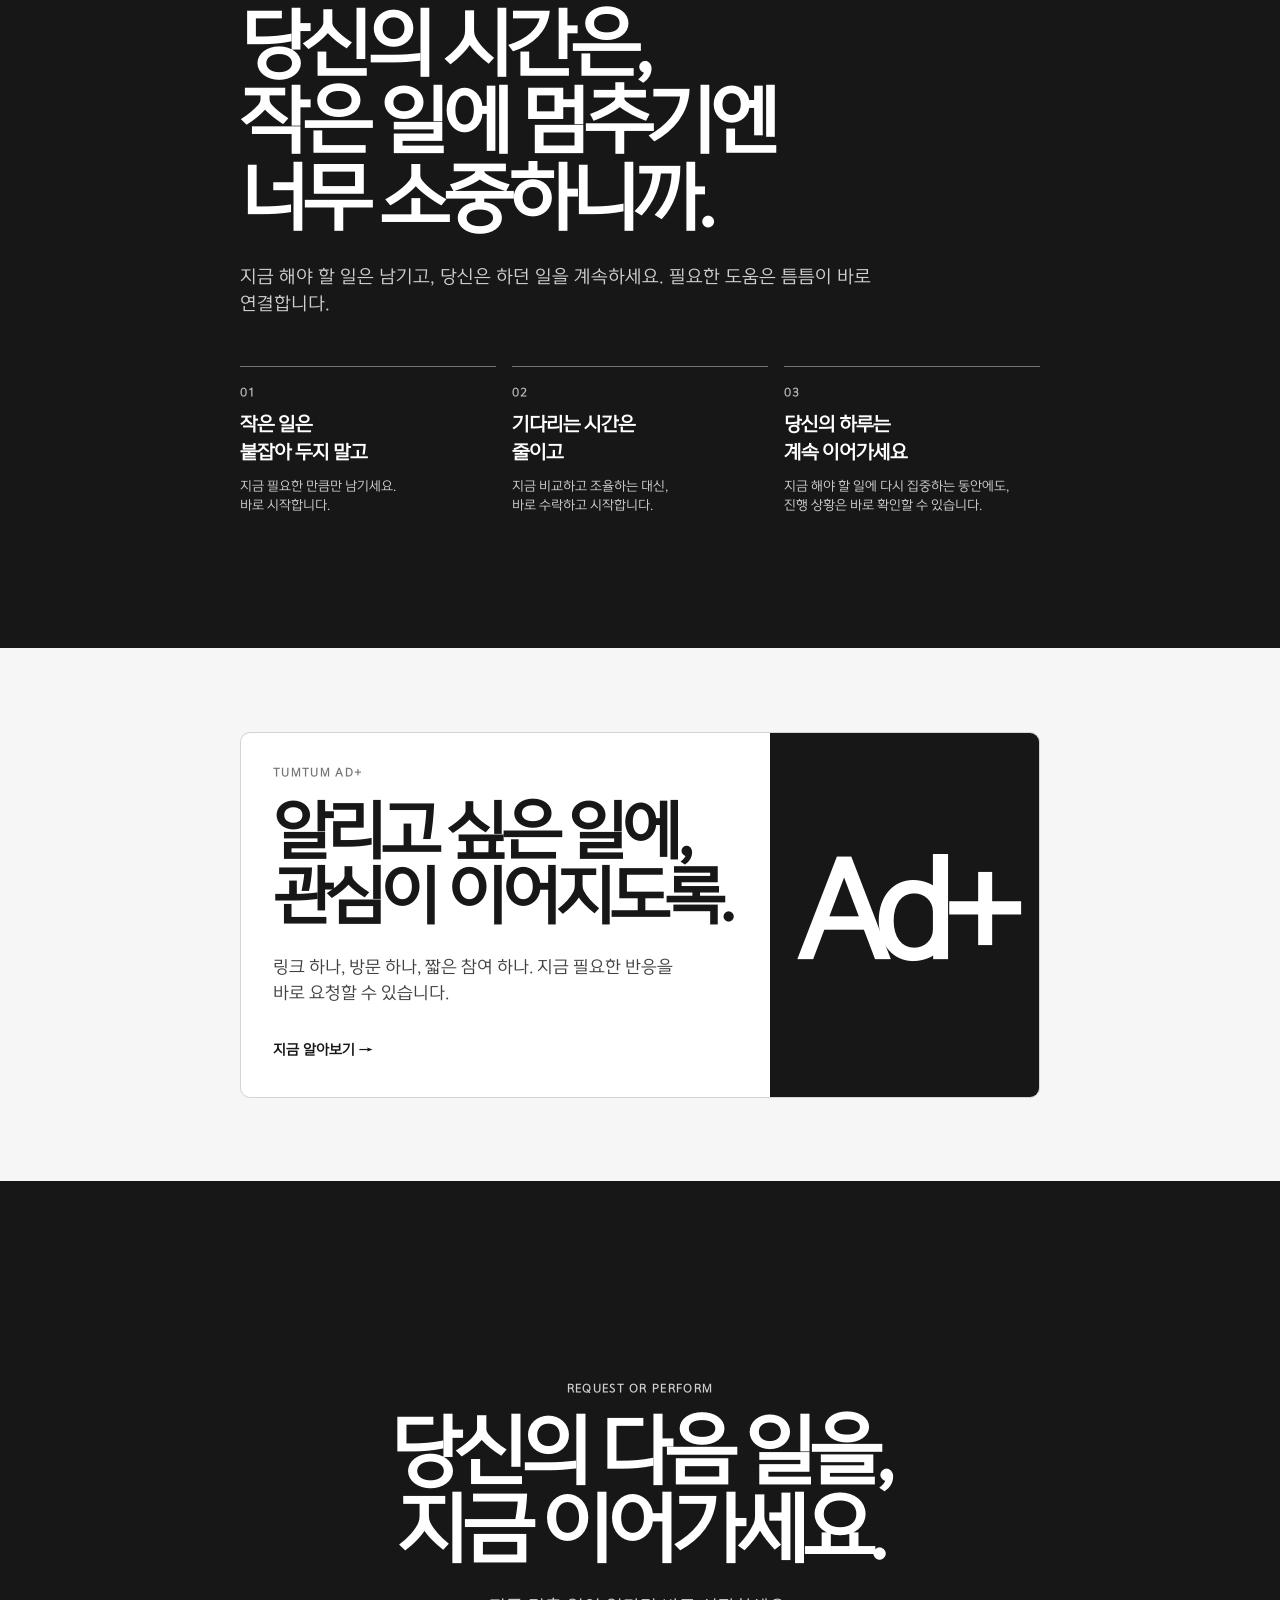
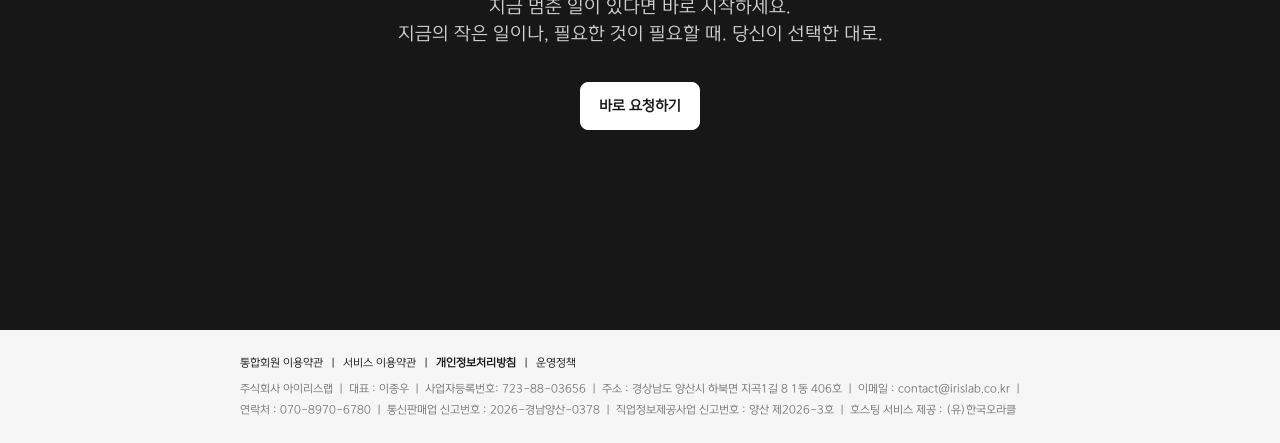
<file: request.html>
<!doctype html>
<html lang="ko">
<head>
  <meta charset="UTF-8" />
  <meta name="viewport" content="width=device-width, initial-scale=1.0" />
  <meta name="description" content="지금, 바로." />
  <title>요청 - 틈틈</title>
  <link rel="icon" href="./favicon.png" />
  <link rel="stylesheet" href="./styles.css" />
  <script async src="https://www.googletagmanager.com/gtag/js?id=G-MQ6H1KRG6H"></script>
  <script>
    window.dataLayer = window.dataLayer || [];
    function gtag(){dataLayer.push(arguments);}
    gtag('js', new Date());
    gtag('config', 'G-MQ6H1KRG6H');
  </script>
</head>
<body class="home-page">
  <div data-site-header data-cta-label="바로 요청하기" data-cta-type="request"></div>

  <main id="top">
    <section class="hero" aria-labelledby="hero-title">
      <div class="hero-grid">
        <div class="hero-copy">
          <p class="eyebrow">Small requests, now</p>
          <h1 id="hero-title"><span>작은 일이</span><span>당신의 오늘을</span><span><mark>멈추지 않도록.</mark></span></h1>
          <p class="lead">지금 필요한 일을 바로 남기고,<br />멈췄던 다음으로 바로 돌아가세요.</p>
          <div class="button-row"><a class="button" href="#intro">지금 알아보기</a><a class="button primary" data-cta-link="request.hero" href="#">바로 요청하기</a></div>
        </div>
      </div>
    </section>

    <section class="section statement" id="intro">
      <div class="container">
        <p class="section-label">No back and forth</p>
        <h2><mark class="statement-heading-emphasis">지금</mark> 남기면,<br /><mark class="statement-heading-emphasis">바로</mark> 시작합니다.</h2>
        <p>당신은 지금 필요한 일과 바로 원하는 결과만 남기면 됩니다. 견적을 비교하거나 긴 대화를 나누는 대신, 지금 가능한 사람이 확인하고 바로 시작합니다.</p>
        <div class="micro-promises"><span>견적 없이</span><span>채팅 없이</span><span>바로 시작</span></div>
      </div>
    </section>

    <section class="section" id="situations">
      <div class="container">
        <p class="section-label">Choose your moment</p>
        <h2 class="section-title">지금, 어떤 일이<br />멈춰 있나요?</h2>
        <p class="section-description">서비스를 고르기 전에, 당신에게 바로 필요한 상황부터 선택하세요.</p>
        <div class="situation-grid">
          <article class="situation">
            <div class="situation-content"><p class="section-label">Remote request</p><h3>작지만, 지금 바로<br />끝나야 하는 일.</h3><p>PPT 한 장부터 짧은 문구까지. 지금의 흐름을 멈춘 일을 필요한 만큼 바로 맡기세요.</p><a class="text-link" href="#remote">지금 이어가기 →</a></div>
          </article>
          <article class="situation">
            <div class="situation-content"><p class="section-label">Fast transfer</p><h3>지금 필요하지만, <br />바로 갈 수 없는 일.</h3><p>지금 필요한 것이 바로 당신에게 닿을 때까지, 이동의 부담을 덜어드립니다.</p><a class="text-link" href="#transfer">바로 전송하기 →</a></div>
          </article>
        </div>
      </div>
    </section>

    <section class="section" id="remote">
      <div class="container service-catalog">
        <p class="section-label">Remote request</p><h2>지금의 작은 일을,<br />바로 끝낼 수 있도록.</h2><p>큰 외주를 시작할 필요는 없습니다. 지금 당신에게 필요한 결과만 남기고 바로 다음 일에 집중하세요.</p><div class="examples"><article class="example content-card"><p class="number">01</p><strong>발표 직전, PPT 한 장</strong><span>한 장만 보기 좋게 정리하고 싶을 때.</span></article><article class="example content-card"><p class="number">02</p><strong>보내기 전, 사진 한 장</strong><span>배경 제거·크기 조절·간단 보정이 필요할 때.</span></article><article class="example content-card"><p class="number">03</p><strong>전하기 전, 짧은 문장</strong><span>소개 문구나 메시지를 다듬고 싶을 때.</span></article></div>
      </div>
    </section>

    <section class="section" id="transfer">
      <div class="container service-catalog">
        <p class="section-label">Fast transfer</p><h2>필요한 것을,<br />필요한 순간에<br />받을 수 있도록.</h2><p>수령부터 구매, 전달까지. 당신이 지금 필요한 것이 바로 닿도록 요청할 수 있습니다.</p><div class="examples"><article class="example content-card"><p class="number">01</p><strong>내가 가진 것 전송하기</strong><span>이미 가진 것을 원하는 위치로 전송할 때.</span></article><article class="example content-card"><p class="number">02</p><strong>대신 수령하기</strong><span>매장이나 지정 장소에서 전송받을 때.</span></article><article class="example content-card"><p class="number">03</p><strong>필요한 것 구매하기</strong><span>장보기·줄서기 후 필요한 것을 전송받을 때.</span></article></div>
      </div>
    </section>

    <section class="section" id="how">
      <div class="container flow-layout">
        <div class="flow-intro"><p class="section-label">Request in minute</p><h2>남기고,<br />이어가세요.</h2><p class="section-description">지금 필요한 일과 바로 원하는 결과만 남기면 됩니다. 비교하고 조율하는 대신, 당신의 바로 다음 일에 집중하세요.</p></div>
        <div class="request-cards">
          <article class="request-card content-card"><div class="request-card-heading"><span>무엇을 요청하시나요?</span></div><strong>PPT 한 장 다듬기</strong></article>
          <article class="request-card content-card"><div class="request-card-heading"><span>원하는 결과</span></div><strong>텍스트를 보기 좋게 정리해 주세요.</strong></article>
          <article class="request-card content-card"><div class="request-card-heading"><span>언제 필요하세요?</span></div><strong>오늘 안에</strong></article>
        </div>
      </div>
    </section>

    <section class="section why" id="why">
      <div class="container"><p class="section-label">Why tumtum</p><h2 class="section-title">당신의 시간은,<br />작은 일에 멈추기엔<br />너무 소중하니까.</h2><p class="section-description">지금 해야 할 일은 남기고, 당신은 하던 일을 계속하세요. 필요한 도움은 틈틈이 바로 연결합니다.</p><ul class="principles"><li><strong>작은 일은<br />붙잡아 두지 말고</strong><span>지금 필요한 만큼만 남기세요. <br/>바로 시작합니다.</span></li><li><strong>기다리는 시간은<br />줄이고</strong><span>지금 비교하고 조율하는 대신, <br/>바로 수락하고 시작합니다.</span></li><li><strong>당신의 하루는<br />계속 이어가세요</strong><span>지금 해야 할 일에 다시 집중하는 동안에도, <br/>진행 상황은 바로 확인할 수 있습니다.</span></li></ul></div>
    </section>

    <section class="section" id="ad-plus"><div class="container ad-entry"><div class="ad-entry-copy"><p class="section-label">Tumtum Ad+</p><h2>알리고 싶은 일에,<br />관심이 이어지도록.</h2><p>링크 하나, 방문 하나, 짧은 참여 하나. 지금 필요한 반응을 바로 요청할 수 있습니다.</p><a class="text-link" href="./ad.html">지금 알아보기 →</a></div><div class="ad-signature" aria-hidden="true"><strong>Ad+</strong></div></div></section>

    <section class="section cta" id="start"><div class="container"><p class="section-label">Request or perform</p><h2>당신의 다음 일을,<br />지금 이어가세요.</h2><p class="section-description">지금 멈춘 일이 있다면 바로 시작하세요. <br/>지금의 작은 일이나, 필요한 것이 필요할 때. 당신이 선택한 대로.</p><div class="button-row"><a class="button primary" data-cta-link="request.footer" href="#">바로 요청하기</a></div></div></section>
  </main>
  <div data-site-footer></div>
  <script src="./scripts.js"></script>
</body>
</html>
</file>
<file: styles.css>
@font-face { font-family: "ONE Mobile Title"; src: url("./assets/fonts/ONE-Mobile-Title.woff") format("woff"); font-display: swap; }
@font-face { font-family: "ONE Mobile Body"; src: url("./assets/fonts/ONE-Mobile-Regular.woff") format("woff"); font-display: swap; }

:root { --white: #fff; --ink: #181718; --canvas: #ffffff; --muted: #747474; --surface: #f6f6f6; --outline: #e5e5e5; --outline-strong: #d4d4d4; --max-width: 800px; --radius-button: 8px; --radius-card: 10px; }
* { box-sizing: border-box; }
html { scroll-behavior: smooth; }
body { margin: 0; color: var(--ink); background: var(--surface); font-family: "ONE Mobile Body", -apple-system, BlinkMacSystemFont, "Apple SD Gothic Neo", "Noto Sans KR", sans-serif; line-height: 1.5; word-break: keep-all; }
a { color: inherit; text-decoration: none; }
.container { width: min(calc(100% - 48px), var(--max-width)); margin: 0 auto; }
.site-header { position: sticky; top: 0; z-index: 10; border-bottom: 1px solid rgba(229, 229, 229, .92); background: rgba(255, 255, 255, .88); box-shadow: 0 1px 12px rgba(24, 23, 24, .04); backdrop-filter: blur(10px); }
.header-inner { display: flex; min-height: 72px; align-items: center; justify-content: space-between; gap: 20px; }
.brand { font-family: "ONE Mobile Title", "ONE Mobile Body", -apple-system, BlinkMacSystemFont, "Apple SD Gothic Neo", sans-serif; font-size: 22px; font-weight: 800; letter-spacing: -.055em; }
.nav { display: flex; align-items: center; gap: 22px; color: #404040; font-size: 13px; font-weight: 600; }
.nav a { padding: 10px 0; }
.nav a:hover { color: var(--ink); text-decoration: none; }
.button { display: inline-flex; min-height: 48px; align-items: center; justify-content: center; padding: 0 18px; border: 1px solid var(--ink); border-radius: var(--radius-button); background: var(--white); font-size: 14px; font-weight: 600; transition: .2s ease; }
.button:hover, .button:focus-visible { color: var(--white); background: var(--ink); }
.button.primary { color: var(--white); background: var(--ink); }
.button.primary:hover, .button.primary:focus-visible { color: var(--ink); background: var(--white); }
.button:focus-visible, .text-link:focus-visible, .nav a:focus-visible { outline: 2px solid var(--ink); outline-offset: 4px; }
.eyebrow, .section-label, .number { margin: 0; color: var(--muted); font-size: 11px; font-weight: 700; letter-spacing: .12em; text-transform: uppercase; }
h1, h2, h3 { font-family: "ONE Mobile Body", -apple-system, BlinkMacSystemFont, "Apple SD Gothic Neo", sans-serif; letter-spacing: -.055em; }
h1 { font-weight: 700; }
h2, h3 { font-weight: 600; }
.hero { min-height: calc(100svh - 72px); border-bottom: 0; }
.hero-copy { display: flex; flex-direction: column; justify-content: center; background: var(--canvas); }
h1 { max-width: 720px; margin: 18px 0 0; font-size: clamp(54px, 7.2vw, 104px); line-height: .96; }
.lead { max-width: 520px; margin: 32px 0 0; color: #404040; font-size: clamp(17px, 1.5vw, 21px); line-height: 1.55; }
.button-row { display: flex; flex-wrap: wrap; gap: 10px; margin-top: 34px; }
.visual-placeholder { position: relative; overflow: hidden; color: var(--white); border-radius: var(--radius-card); background: var(--ink); }
.visual-placeholder::before { position: absolute; inset: 11%; border: 1px solid rgba(255, 255, 255, .4); content: ""; }
.section { padding: clamp(96px, 13vw, 180px) 0; border-bottom: 0; }
.statement { display: grid; min-height: 60svh; place-items: center; color: var(--white); background: var(--ink); text-align: center; }
.situation, .example, .request-card, .ad-entry-copy, .action { background: var(--canvas); }
.statement .section-label { color: #b8b8b8; }
.statement h2 { max-width: 1020px; margin: 26px 0 28px; color: #c8c8c8; font-size: clamp(45px, 6.6vw, 92px); line-height: 1.1; letter-spacing: -.06em; }
.statement > .container > p:not(.section-label) { max-width: 560px; margin: 0 auto; color: #888888; font-size: 18px; }
.statement-heading-emphasis { color: var(--white); background: none; font-weight: 700; }
.micro-promises { display: flex; align-items: center; justify-content: center; margin: 60px auto 0; }
.micro-promises span { padding: 0; font-size: 13px; font-weight: 700; }
.micro-promises span + span::before { margin: 0 16px; color: #747474; content: "·"; }
.section-title { max-width: 850px; margin: 16px 0 0; font-size: clamp(40px, 5.8vw, 76px); line-height: 1.04; letter-spacing: -.075em; }
.section-description { max-width: 680px; margin: 25px 0 0; color: #404040; font-size: 18px; }
#situations { text-align: center; }
#situations .section-description { margin-inline: auto; }
.situation-grid { display: grid; grid-template-columns: repeat(2, 1fr); gap: 16px; margin-top: 56px; text-align: left; }
.performer-page .situation-grid { grid-template-columns: repeat(3, 1fr); }
.situation { overflow: hidden; border: 1px solid var(--outline-strong); border-radius: var(--radius-card); }
.situation-content { padding: 34px; }
.situation .section-label { font-size: 10px; }
.situation h3 { margin: 26px 0 12px; font-size: clamp(25px, 2.4vw, 34px); line-height: 1; }
.situation p { max-width: 420px; margin: 0; color: #404040; font-size: 14px; }
.text-link { display: inline-block; margin-top: 28px; padding-bottom: 4px; border-bottom: 1px solid var(--ink); font-size: 14px; font-weight: 700; transition: color .2s ease, border-color .2s ease; }
.text-link:hover { color: var(--muted); border-bottom-color: var(--muted); }
#remote { padding-bottom: clamp(48px, 6vw, 80px); background: var(--canvas); }
.service-catalog h2 { max-width: 560px; margin: 16px 0 0; font-size: clamp(42px, 5.2vw, 68px); line-height: 1.02; letter-spacing: -.075em; }
.service-catalog > p:not(.section-label) { max-width: 510px; margin: 25px 0 0; color: #404040; font-size: 17px; }
.service-catalog .examples { display: grid; grid-template-columns: repeat(3, 1fr); gap: 16px; margin-top: 48px; overflow: visible; border: 0; border-radius: 0; background: transparent; }
.content-card { padding: 18px; border: 1px solid var(--outline-strong); border-radius: var(--radius-card); background: var(--canvas); }
.example { min-height: 142px; }
.example strong { display: block; margin: 24px 0 5px; font-size: 19px; letter-spacing: -.05em; }
.example span, .flow-item p { color: #595959; font-size: 13px; }
#transfer { padding-top: clamp(48px, 6vw, 80px); text-align: left; background: var(--canvas); }
#transfer .service-catalog h2, #transfer .service-catalog > p:not(.section-label) { margin-left: 0; }
#transfer .service-catalog .examples { text-align: left; }
.performer-page #responses { padding: clamp(48px, 6vw, 80px) 0; background: var(--canvas); }
.flow-layout { display: grid; grid-template-columns: .85fr 1.15fr; gap: 9vw; align-items: start; }
.flow-intro { position: sticky; top: 110px; }
.flow-intro h2 { margin: 16px 0 0; font-size: clamp(42px, 5.2vw, 66px); line-height: 1.04; letter-spacing: -.075em; }
.request-cards { display: grid; gap: 16px; }
.request-card { display: flex; flex-direction: column; gap: 16px; }
.request-card-heading { display: flex; align-items: baseline; gap: 18px; }
.request-card .number { margin: 0; }
.request-card-heading span { color: var(--muted); font-size: 11px; font-weight: 800; letter-spacing: .08em; }
.request-card strong { display: block; max-width: 370px; font-size: 19px; font-weight: 600; line-height: 1.15; letter-spacing: -.05em; }
.why, .cta { color: var(--white); background: var(--ink); }
.why { padding-block: clamp(80px, 9vw, 120px); }
.why .section-label, .why .section-description, .cta .section-label, .cta .section-description { color: #d0d0d0; }
.why .section-title { max-width: 980px; }
.principles { margin: 60px 0 0; padding: 0; border-top: 1px solid #747474; list-style: none; }
.principles li { display: grid; grid-template-columns: 1fr 1fr; gap: 40px; padding: 26px 0; border-bottom: 1px solid #747474; }
.why .principles { display: grid; grid-template-columns: repeat(3, 1fr); gap: 16px; margin-top: 48px; border-top: 0; counter-reset: principle; }
.why .principles li { display: flex; flex-direction: column; gap: 9px; padding-block: 18px; border-top: 1px solid #747474; border-bottom: 0; }
.why .principles li::before { color: #b8b8b8; font-size: 11px; font-weight: 700; letter-spacing: .12em; content: counter(principle, decimal-leading-zero); counter-increment: principle; }
.why .principles strong { font-size: 19px; }
.why .principles span { font-size: 13px; }
.principles strong { font-size: 21px; letter-spacing: -.05em; }
.principles span { color: #d0d0d0; }
#ad-plus { padding-block: clamp(48px, 6.5vw, 90px); }
.ad-entry { display: grid; grid-template-columns: 1.35fr .65fr; overflow: hidden; border: 1px solid var(--outline-strong); border-radius: var(--radius-card); background: var(--outline-strong); }
.ad-entry-copy { display: flex; flex-direction: column; justify-content: center; padding: clamp(20px, 2.5vw, 35px); background: var(--canvas); }
.ad-entry h2 { margin: 18px 0 0; font-size: clamp(40px, 5vw, 66px); line-height: 1.03; letter-spacing: -.075em; }
.ad-entry-copy > p:not(.section-label) { max-width: 420px; margin: 24px 0 0; color: #404040; font-size: 17px; }
.ad-entry .text-link { margin-top: 34px; border-bottom: 0; }
.ad-signature { display: flex; min-height: 340px; align-items: center; justify-content: center; padding: clamp(18px, 2vw, 28px); color: var(--white); background: var(--ink); }
.ad-signature strong { font-family: "ONE Mobile Body", -apple-system, BlinkMacSystemFont, "Apple SD Gothic Neo", sans-serif; font-size: clamp(72px, 10vw, 132px); font-weight: 600; line-height: .8; letter-spacing: -.1em; }
.cta { padding-block: clamp(120px, 16vw, 200px); text-align: center; }
.cta h2 { max-width: 900px; margin: 16px auto 0; font-size: clamp(46px, 6vw, 82px); line-height: 1.01; letter-spacing: -.075em; }
.cta .section-description { margin-inline: auto; }
.cta .button-row { justify-content: center; }
.cta .button { color: var(--white); border-color: var(--white); background: var(--ink); }
.cta .button:hover { color: var(--ink); background: var(--white); }
.cta .primary { color: var(--ink); background: var(--white); }
footer { padding: 25px 0; color: var(--muted); font-size: 11px; }
.footer-policy, .footer-info { display: flex; flex-wrap: wrap; gap: 4px 0; }
.footer-policy { margin-bottom: 10px; color: var(--ink); }
.footer-policy span, .footer-policy strong, .footer-info span { white-space: nowrap; }
.footer-policy i { margin: 0 8px; font-style: normal; }
.footer-info span:not(:last-child)::after { margin: 0 6px; content: "|"; }
[data-reveal] { opacity: 0; transform: translateY(28px); transition: opacity .8s ease-out, transform .8s cubic-bezier(.22, 1, .36, 1); will-change: opacity, transform; }
[data-reveal].is-visible { opacity: 1; transform: translateY(0); }

.home-page .hero { position: relative; overflow: hidden; background: var(--canvas); }
.home-page .hero-grid { display: block; min-height: inherit; }
.home-page .hero-copy { position: relative; z-index: 2; min-height: inherit; align-items: center; justify-content: center; padding: 48px 24px; text-align: center; }
.home-page .hero .eyebrow { margin-bottom: clamp(24px, 4.5vh, 56px); }
.home-page .hero h1 { max-width: 860px; margin: 0; font-size: clamp(60px, 8.4vw, 128px); line-height: .97; letter-spacing: -.06em; }
.home-page .hero h1 span { display: block; animation: hero-line-in .9s cubic-bezier(.22, 1, .36, 1) both; }
.home-page .hero h1 span:nth-child(2) { animation-delay: .1s; }
.home-page .hero h1 span:nth-child(3) { animation-delay: .2s; }
.home-page .hero h1 mark { display: inline-block; padding: .01em .1em .05em; color: var(--canvas); background: var(--ink); transform: rotate(-2deg); }
.home-page .hero .lead { max-width: 430px; margin: clamp(32px, 5vh, 54px) 0 0; font-size: clamp(16px, 1.35vw, 19px); line-height: 1.65; }
.home-page .hero .button-row { justify-content: center; margin-top: 34px; }
@keyframes hero-line-in { from { opacity: 0; transform: translateY(70px); } to { opacity: 1; transform: translateY(0); } }

.ad-page .visual-placeholder::after { position: absolute; right: -12%; bottom: -16%; width: 76%; aspect-ratio: 1; border: 1px solid rgba(255, 255, 255, .28); border-radius: 50%; content: ""; }
.actions { display: grid; grid-template-columns: repeat(2, 1fr); gap: 1px; margin-top: 56px; overflow: hidden; border: 1px solid var(--outline-strong); border-radius: var(--radius-card); background: var(--outline-strong); }
.action { min-height: 270px; padding: 24px; }
.action h3 { margin: 64px 0 8px; font-size: 28px; letter-spacing: -.07em; }
.action p { max-width: 330px; margin: 0; color: #404040; font-size: 15px; }
.principle-layout { display: grid; grid-template-columns: .9fr 1.1fr; gap: 9vw; align-items: center; }
.principle-layout .visual-placeholder { min-height: 590px; }

@media (max-width: 1020px) {
  .performer-page .situation-grid { grid-template-columns: repeat(2, 1fr); }
}

@media (max-width: 760px) {
  .container { width: min(calc(100% - 32px), var(--max-width)); }
  .header-inner { min-height: 64px; }
  .nav { display: none; }
  .hero-copy { padding-inline: 16px; }
  .home-page .hero { min-height: calc(100svh - 64px); }
  .home-page .hero-copy { padding: 64px 16px; }
  .home-page .hero h1 { font-size: clamp(54px, 15.2vw, 78px); line-height: .98; letter-spacing: -.055em; }
  .hero-grid, .flow-layout, .ad-entry, .ad-page .hero, .principle-layout { grid-template-columns: 1fr; }
  .ad-page .hero-copy { min-height: 66svh; padding: 70px 16px; }
  .ad-page .hero .visual-placeholder { min-height: 400px; }
  .statement { min-height: 58svh; }
  .ad-page .statement { min-height: 60vh; }
  .micro-promises { display: flex; width: 100%; flex-direction: row; gap: 0; margin-top: 40px; white-space: nowrap; }
  .micro-promises span { display: block; padding: 0; font-size: clamp(10px, 3vw, 13px); }
  .micro-promises span + span::before { display: inline; margin: 0 7px; }
  .situation-grid, .performer-page .situation-grid, .actions, .service-catalog .examples { grid-template-columns: 1fr; }
  #transfer { text-align: left; }
  #transfer .service-catalog h2, #transfer .service-catalog > p:not(.section-label) { margin-left: 0; }
  .service-catalog .example { display: grid; min-height: 0; grid-template-columns: auto 1fr; column-gap: 10px; padding: 12px; }
  .service-catalog .example .number { grid-column: 1; grid-row: 1; margin: 0; }
  .service-catalog .example strong { grid-column: 2; grid-row: 1; margin: 0; }
  .service-catalog .example span { grid-column: 2; grid-row: 2; margin-top: 3px; }
  .principle-layout .visual-placeholder { min-height: 410px; }
  .flow-intro { position: static; }
  .principles li { grid-template-columns: 1fr; gap: 8px; }
  .why .principles { grid-template-columns: 1fr; gap: 0; }
  .ad-signature { display: none; }
}
@media (prefers-reduced-motion: reduce) { html { scroll-behavior: auto; } [data-reveal] { opacity: 1; transform: none; transition: none; } .home-page .hero h1 span { animation: none; } }

.ad-page .hero { display: block; min-height: calc(100svh - 72px); }
.ad-page .hero-copy { min-height: inherit; align-items: center; justify-content: center; padding: 48px 24px; text-align: center; }
.ad-page .hero .eyebrow { margin-bottom: clamp(24px, 4.5vh, 56px); }
.ad-page .hero h1 { max-width: 860px; margin: 0; font-size: clamp(60px, 8.4vw, 128px); line-height: .97; letter-spacing: -.06em; }
.ad-page .hero h1 span { display: block; animation: hero-line-in .9s cubic-bezier(.22, 1, .36, 1) both; }
.ad-page .hero h1 span:nth-child(2) { animation-delay: .1s; }
.ad-page .hero h1 span:nth-child(3) { animation-delay: .2s; }
.ad-page .hero h1 mark { display: inline-block; padding: .01em .1em .05em; color: var(--canvas); background: var(--ink); transform: rotate(-2deg); }
.ad-page .hero .lead { max-width: 430px; margin: clamp(32px, 5vh, 54px) 0 0; font-size: clamp(16px, 1.35vw, 19px); line-height: 1.65; }
.ad-page .hero .button-row { justify-content: center; margin-top: 34px; }
.ad-page .why .principles { display: grid; grid-template-columns: repeat(3, 1fr); gap: 16px; margin-top: 48px; padding: 0; border-top: 0; counter-reset: principle; }
.ad-page .why .principles li { display: flex; flex-direction: column; gap: 9px; padding-block: 18px; border-top: 1px solid #747474; border-bottom: 0; }
.ad-page .why .principles li::before { color: #b8b8b8; font-size: 11px; font-weight: 700; letter-spacing: .12em; content: counter(principle, decimal-leading-zero); counter-increment: principle; }
.ad-page .why .principles strong { font-size: 19px; }
.ad-page .why .principles span { margin-top: 0; color: #d0d0d0; font-size: 13px; }

@media (max-width: 760px) {
  .ad-page .hero { min-height: calc(100svh - 64px); }
  .ad-page .hero-copy { padding: 64px 16px; }
  .ad-page .hero h1 { font-size: clamp(54px, 15.2vw, 78px); line-height: .98; letter-spacing: -.055em; }
  .ad-page .why .principles { grid-template-columns: 1fr; gap: 0; }
}

.entry-page { min-height: 100svh; overflow: hidden; color: var(--white); background: var(--ink); }
.entry-main { position: relative; min-height: 100svh; }
.entry-hero { display: flex; min-height: 100svh; flex-direction: column; align-items: center; justify-content: center; padding: 48px 24px; text-align: center; }
.entry-hero h1 { width: 100%; max-width: none; margin: 0; font-family: "ONE Mobile Title", "ONE Mobile Body", sans-serif; font-size: clamp(84px, 16vw, 250px); font-weight: 700; line-height: .9; letter-spacing: 0; text-align: center; white-space: nowrap; }
.entry-title-copy { display: inline-block; }
.entry-hero h1 mark { display: inline-block; padding: .07em .1em .09em; color: var(--ink); background: var(--white); }
.entry-links { display: flex; gap: 14px; margin-top: clamp(48px, 8vh, 88px); }
.entry-brand { position: absolute; bottom: 28px; left: 32px; font-family: "ONE Mobile Title", "ONE Mobile Body", sans-serif; font-size: 18px; font-weight: 800; letter-spacing: -.055em; }
.entry-links a { padding-bottom: 3px; border-bottom: 1px solid transparent; color: #a8a8a8; font-size: 19px; font-weight: 700; letter-spacing: -.03em; transition: color .2s ease, border-color .2s ease; }
.entry-separator { color: #666; font-size: 19px; }
.entry-links a:hover, .entry-links a:focus-visible { color: var(--white); border-bottom-color: var(--white); outline: none; }

@media (max-width: 760px) {
  .entry-hero { padding-inline: 16px; }
  .entry-hero h1 { font-size: clamp(58px, 18vw, 116px); }
  .entry-links { gap: 12px; margin-top: 42px; }
  .entry-links a, .entry-separator { font-size: 18px; }
  .entry-brand { bottom: 20px; left: 20px; font-size: 16px; }
}
</file>
